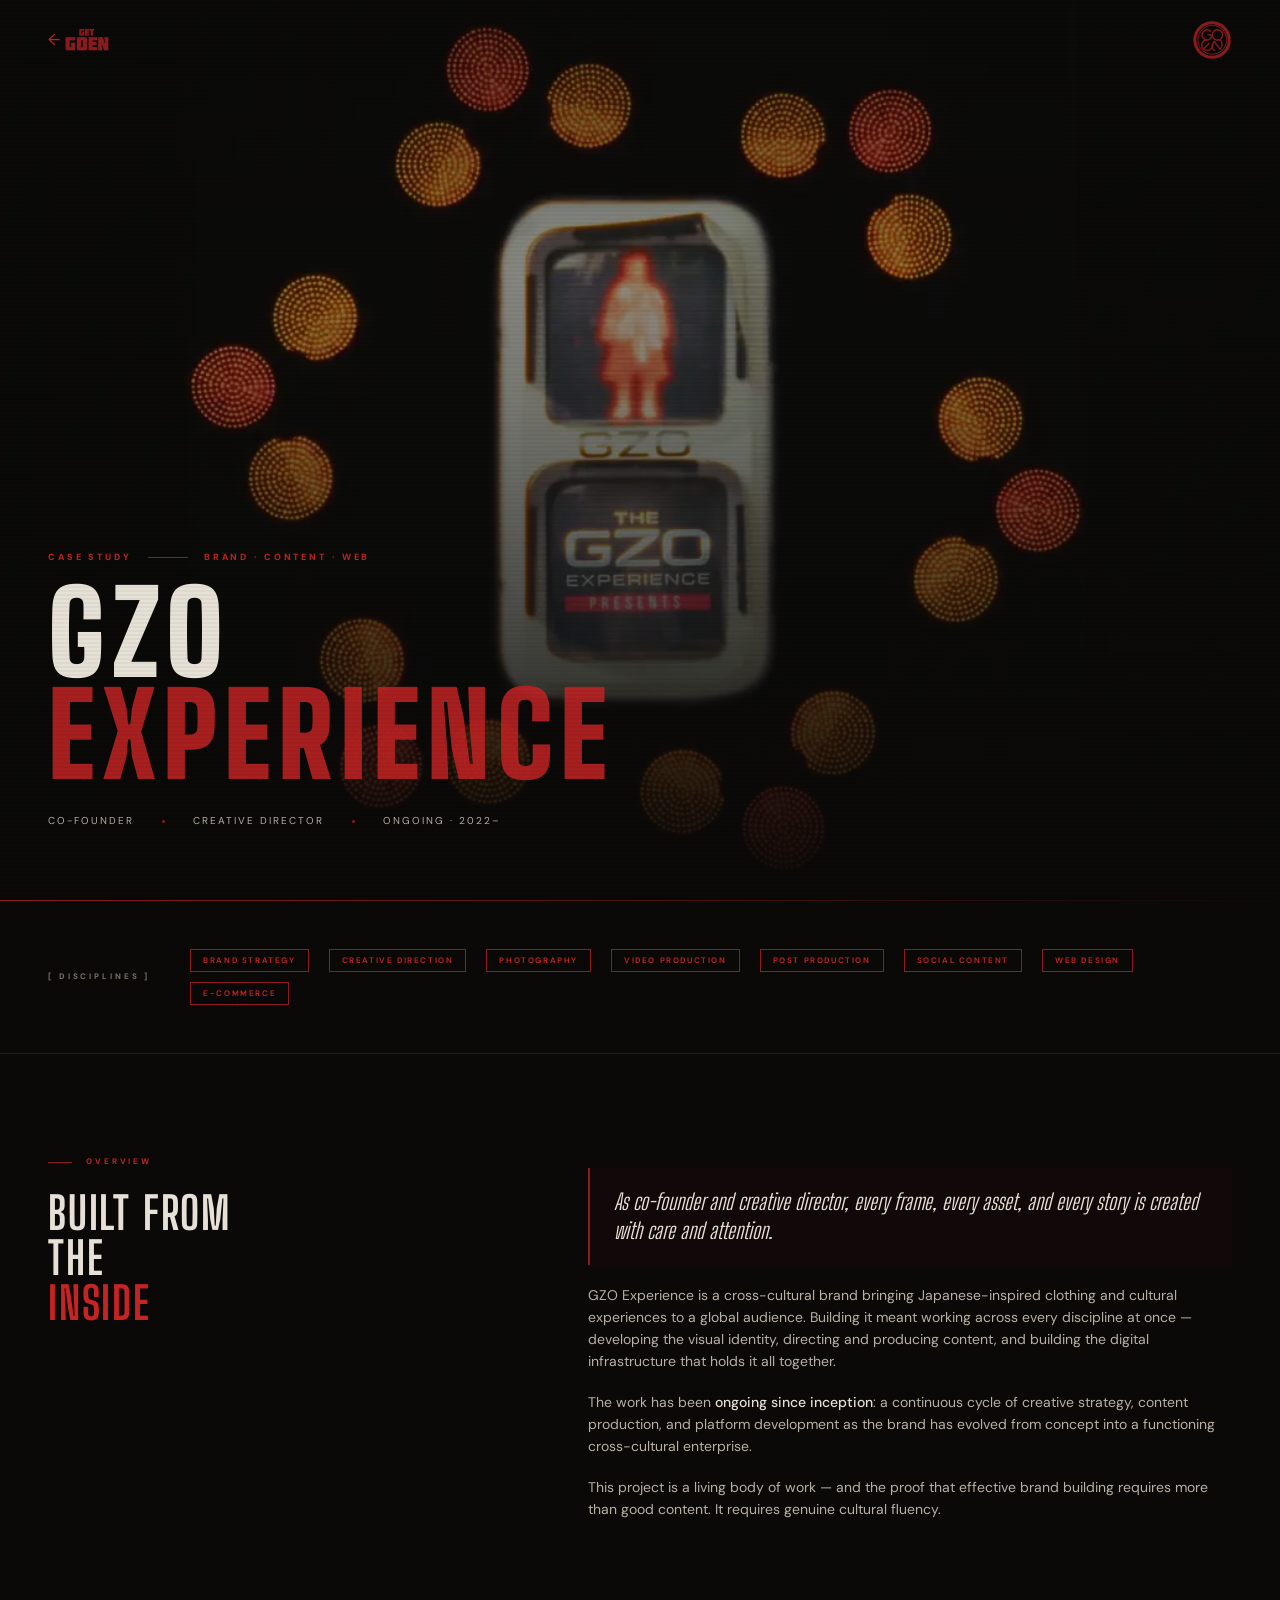
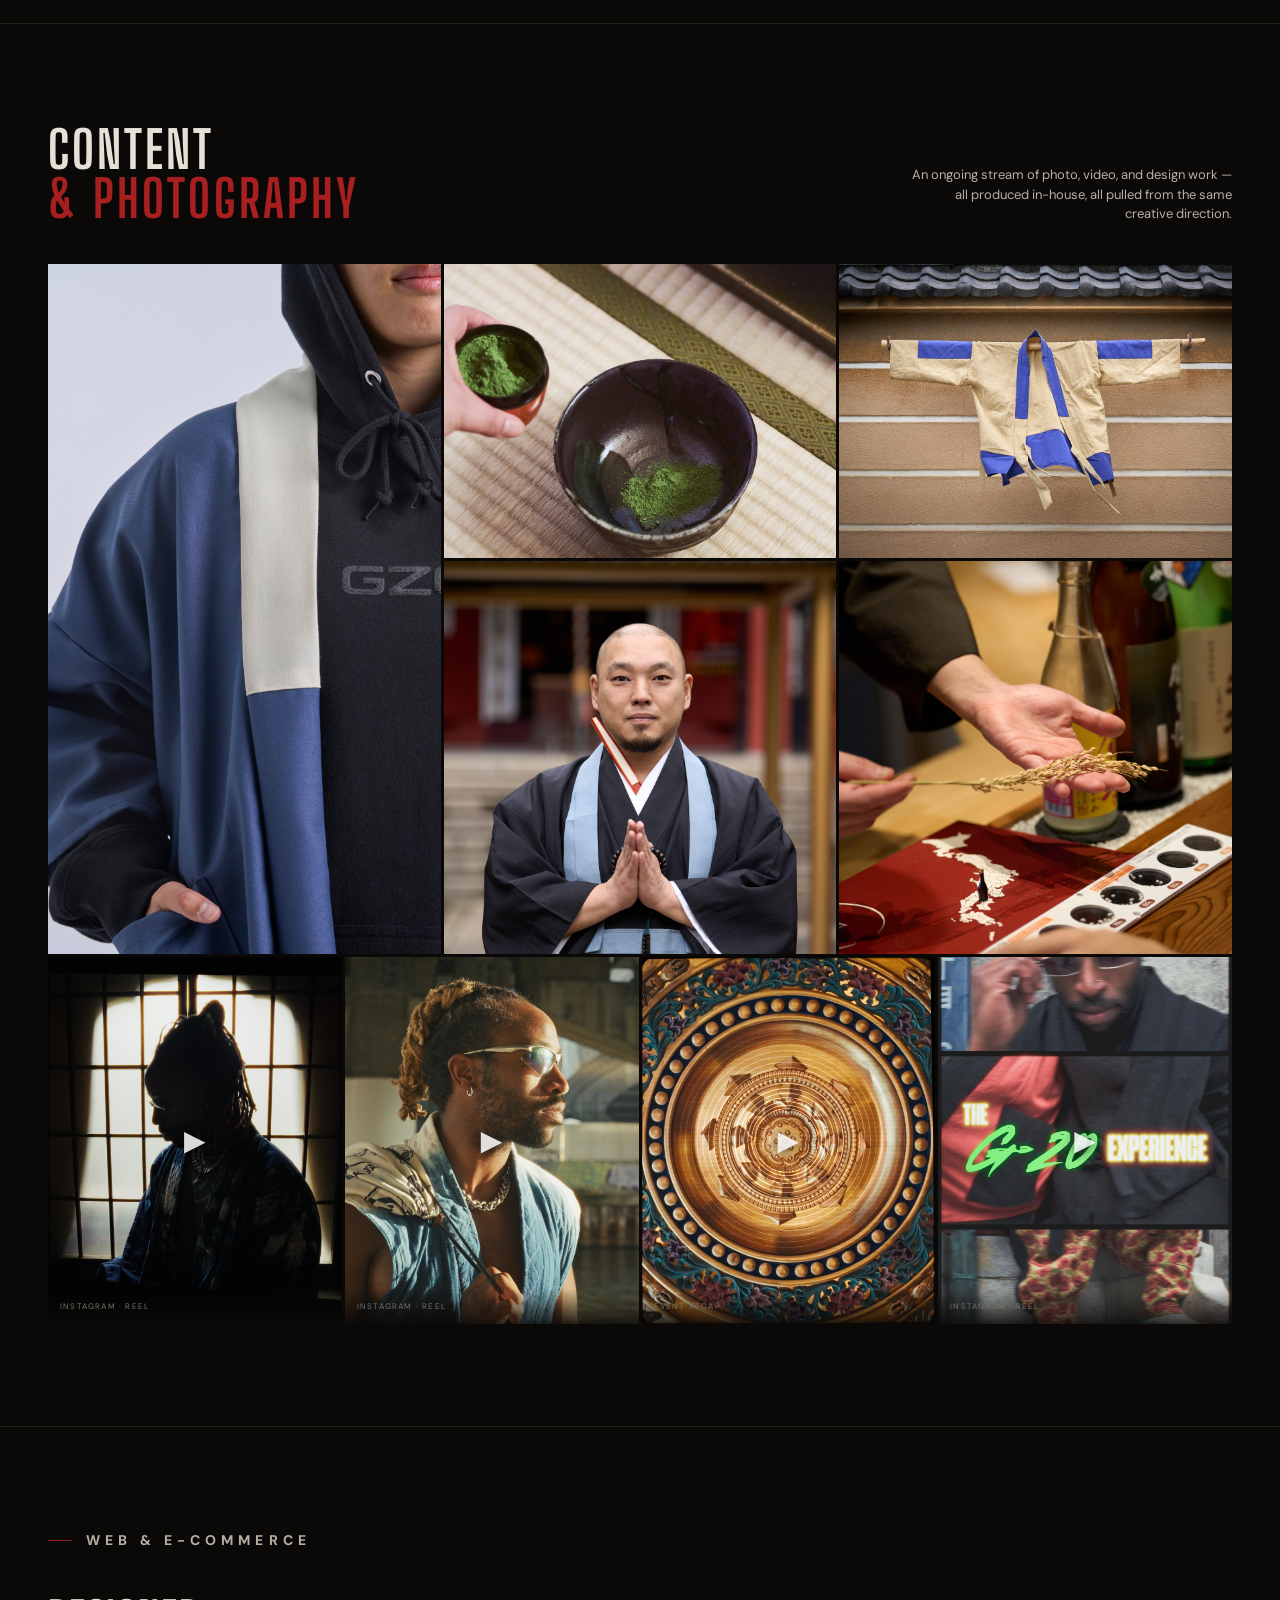
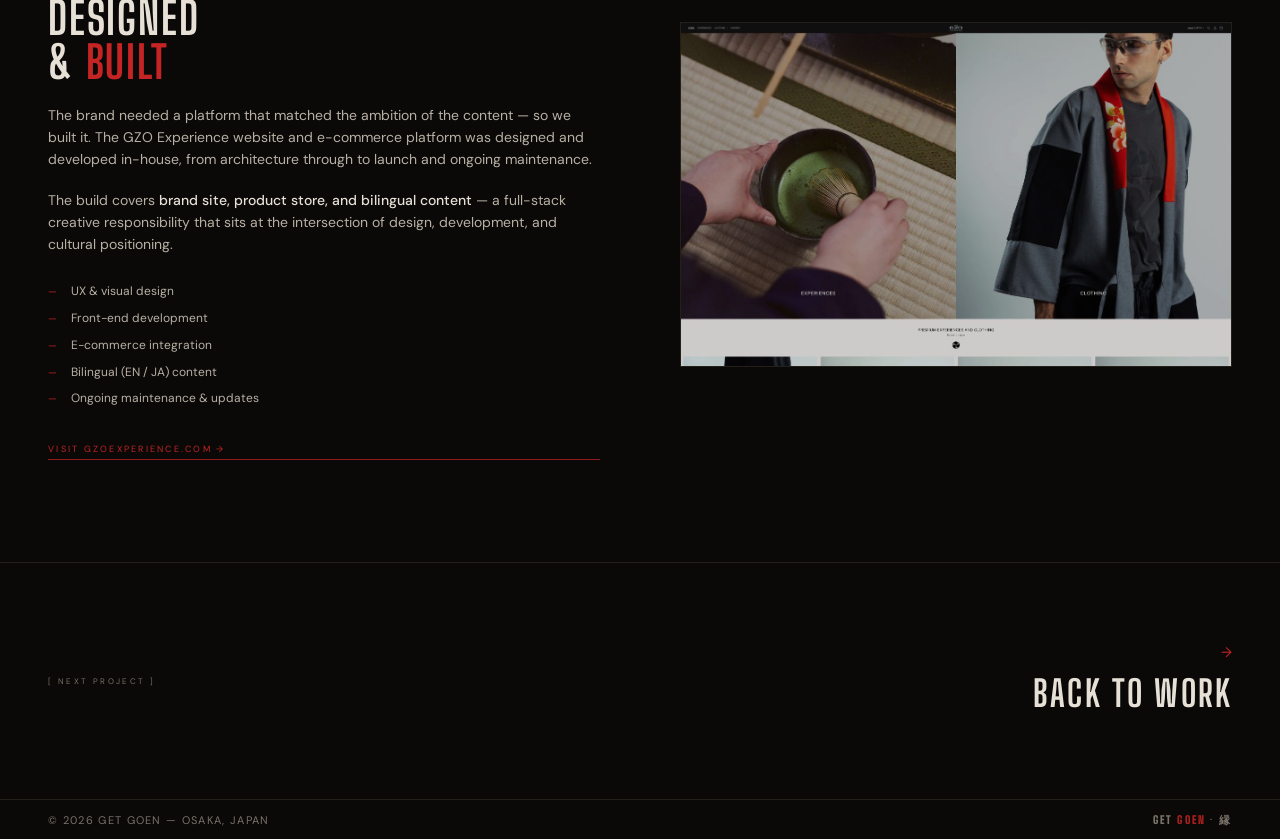
<file: work/gzo-experience/index.html>
<!DOCTYPE html>
<html lang="en">
<head>
  <meta charset="UTF-8">
  <meta name="viewport" content="width=device-width, initial-scale=1.0">
  <title>GZO Experience — Case Study · Get Goen</title>
  <meta name="description" content="Co-founder and creative director of GZO Experience — brand building, content creation, and web development for a Japanese-inspired cultural brand.">
  <link rel="preconnect" href="https://fonts.googleapis.com">
  <link rel="preconnect" href="https://fonts.gstatic.com" crossorigin>
<link href="https://fonts.googleapis.com/css2?family=Big+Shoulders+Display:ital,wght@0,100..900;1,100..900&family=DM+Sans:ital,wght@0,300..700;1,300..700&display=swap" rel="stylesheet">  <link rel="stylesheet" href="../../css/style.css">
  <link rel="icon" type="image/png" sizes="180x180" href="../../assets/images/favicon.png">
  <style>

    /* ── CASE STUDY PAGE TOKENS ─── */
    :root {
      --cs-gap: clamp(60px, 8vw, 120px);
    }

    /* ── BACK NAV ─── */
 .cs-back {
  position: fixed;
  top: 20px;
  left: var(--page-pad);
  right: var(--page-pad);
  z-index: 200;
  display: flex;
  justify-content: space-between;
  align-items: center;
  text-decoration: none;
  pointer-events: none; /* let clicks pass through the middle gap */
}

.cs-back-wordmark {
  height: 28px;
  width: auto;
  object-fit: contain;
  object-position: left center;
  opacity: 0.85;
  mix-blend-mode: lighten;
  pointer-events: all;
  transition: opacity 0.3s;
}

.cs-back-wordmark:hover {
  opacity: 1;
}

.cs-back-icon {
  width: 40px;
  height: 40px;
  object-fit: contain;
  mix-blend-mode: lighten;
  opacity: 0.85;
  pointer-events: all;
  transition: opacity 0.3s;
}

.cs-back-icon:hover {
  opacity: 1;
}

.cs-back-left {
  display: flex;
  align-items: center;
  gap: 2px;
  pointer-events: all;
}

.cs-back-arrow {
  font-size: 16px;
  color: var(--red-hi);
}

.cs-back-mobile {
  display: none;
  align-items: center;
  gap: 10px;
  padding: 16px var(--page-pad);
  font-size: 9px;
  font-weight: 700;
  letter-spacing: 0.28em;
  text-transform: uppercase;
  color: var(--fog);
  text-decoration: none;
  border-bottom: 0.5px solid var(--dust);
  background: var(--ash);
}

    /* ── HERO ─── */
    .cs-hero {
      position: relative;
      width: 100%;
      height: clamp(320px, 100vw, 100vh);
      min-height: 0;
      overflow: hidden;
      display: flex;
      align-items: flex-end;
    }

    .cs-hero-media {
      position: absolute;
      inset: 0;
      background: var(--ash);
    }

    .cs-hero-media img {
      position: absolute;
      inset: 0;
      width: 100%;
      height: 100%;
      object-fit: cover;
      object-position: center 30%;
      opacity: 0.7;
    }

    /* Fallback gradient when no image is set */
    .cs-hero-media--no-img {
      background: linear-gradient(145deg, #1a1410 0%, #0e0c10 100%);
    }

    .cs-hero-vignette {
      position: absolute;
      inset: 0;
      background:
        linear-gradient(to top, rgba(10,9,8,0.97) 0%, rgba(10,9,8,0.3) 55%, transparent 100%),
        linear-gradient(to bottom, rgba(10,9,8,0.5) 0%, transparent 30%);
      pointer-events: none;
    }

    .cs-hero-content {
      position: relative;
      z-index: 2;
      padding: 0 var(--page-pad) 72px;
      width: 100%;
    }

    .cs-eyebrow {
      display: flex;
      align-items: center;
      gap: 16px;
      margin-bottom: 20px;
    }

    .cs-eyebrow-label {
      font-size: 9px;
      font-weight: 700;
      letter-spacing: 0.32em;
      text-transform: uppercase;
      color: var(--red-hi);
    }

    .cs-eyebrow-rule {
      width: 40px;
      height: 0.5px;
      background: var(--red);
      flex-shrink: 0;
    }

    .cs-hero-title {
      font-family: var(--font-serif);
      font-weight: 900;
      font-size: clamp(52px, 9vw, 140px);
      text-transform: uppercase;
      line-height: 0.88;
      letter-spacing: var(--tracking-display);
      color: var(--paper);
    }

    .cs-hero-title em {
      font-style: normal;
      color: var(--red-hi);
      opacity: 0.85;
    }

    .cs-hero-meta {
      display: flex;
      align-items: baseline;
      gap: 28px;
      margin-top: 28px;
    }

    .cs-hero-meta-item {
      font-size: 10px;
      letter-spacing: 0.2em;
      text-transform: uppercase;
      color: var(--mist);
    }

    .cs-hero-meta-sep {
      width: 3px;
      height: 3px;
      border-radius: 50%;
      background: var(--red);
      flex-shrink: 0;
      align-self: center;
    }

    /* ── BODY WRAPPER ─── */
    .cs-body {
      max-width: 1440px;
      margin: 0 auto;
    }

    /* ── RED RULE ─── */
    .cs-rule {
      width: 100%;
      height: 0.5px;
      background: linear-gradient(to right, var(--red) 0%, transparent 100%);
    }

    /* ── ROLES STRIP ─── */
    .cs-roles {
      padding: 48px var(--page-pad);
      display: grid;
      grid-template-columns: auto 1fr;
      gap: 40px 40px;
      align-items: center;
      border-bottom: 0.5px solid var(--dust);
    }

    .cs-roles-label {
      font-size: 8px;
      font-weight: 700;
      letter-spacing: 0.36em;
      text-transform: uppercase;
      color: var(--fog);
      white-space: nowrap;
    }

    .cs-roles-list {
      display: flex;
      flex-wrap: wrap;
      gap: 10px 20px;
    }

    .cs-role-tag {
      font-size: 8px;
      font-weight: 600;
      letter-spacing: 0.2em;
      text-transform: uppercase;
      color: var(--red-hi);
      border: 0.5px solid var(--red);
      padding: 5px 12px;
    }

    /* ── INTRO SECTION ─── */
    .cs-intro {
      padding: var(--cs-gap) var(--page-pad);
      display: grid;
      grid-template-columns: 1fr 1.4fr;
      gap: 80px;
      align-items: start;
    }

    .cs-intro-left {
      position: sticky;
      top: 100px;
    }

    .cs-section-label {
      font-size: 8px;
      font-weight: 700;
      letter-spacing: 0.36em;
      text-transform: uppercase;
      color: var(--red-hi);
      margin-bottom: 24px;
      display: flex;
      align-items: center;
      gap: 14px;
    }

    .cs-section-label::before {
      content: "";
      width: 24px;
      height: 0.5px;
      background: var(--red);
      flex-shrink: 0;
    }

    .cs-intro-heading {
      font-family: var(--font-serif);
      font-weight: 700;
      font-size: clamp(28px, 3.5vw, 52px);
      text-transform: uppercase;
      letter-spacing: 0.04em;
      line-height: 1.0;
      color: var(--paper);
    }

    .cs-intro-heading em {
      font-style: normal;
      color: var(--red-hi);
    }

    .cs-intro-right {
      display: flex;
      flex-direction: column;
      gap: 20px;
    }

    .cs-intro-right p {
      font-size: 14px;
      line-height: 1.55;
      color: var(--mist);
    }

    .cs-intro-right p strong {
      color: var(--paper);
      font-weight: 500;
    }

    /* Co-founder callout */
    .cs-cofounder-mark {
      margin-top: 12px;
      padding: 20px 24px;
      border-left: 2px solid var(--red);
      background: rgba(143, 28, 28, 0.06);
    }

    .cs-cofounder-mark p {
      font-family: var(--font-serif);
      font-size: clamp(16px, 1.8vw, 22px);
      font-weight: 400;
      font-style: italic;
      line-height: 1.3;
      color: var(--paper);
      margin: 0;
    }

    /* ── CONTENT SECTION ─── */
    .cs-content-section {
      padding: var(--cs-gap) var(--page-pad);
      border-top: 0.5px solid var(--dust);
      
    }

    .cs-content-header {
      display: flex;
      justify-content: space-between;
      align-items: flex-end;
      margin-bottom: 40px;
    }

    .cs-content-heading {
      font-family: var(--font-serif);
      font-weight: 700;
      font-size: clamp(28px, 4vw, 56px);
      text-transform: uppercase;
      letter-spacing: var(--tracking-display);
      line-height: 0.95;
      color: var(--paper);
    }

    .cs-content-heading em {
      font-style: normal;
      color: var(--red-hi);
      opacity: 0.85;
    }

    .cs-content-desc {
      max-width: 36ch;
      font-size: 13px;
      line-height: 1.5;
      color: var(--mist);
      text-align: right;
    }

    /* ── PHOTO GRID ─── */
    .cs-photo-grid {
      display: grid;
      grid-template-columns: repeat(3, 1fr);
      gap: 3px;
    }

    .cs-photo-grid--2col {
      grid-template-columns: 1.4fr 1fr;
    }

    .cs-photo-item {
      position: relative;
      overflow: hidden;
      background: var(--ash);
    }

    .cs-photo-item--tall {
      grid-row: span 2;
    }

    .cs-photo-item--wide {
      grid-column: span 2;
    }

    .cs-photo-item img {
      position: absolute;
      inset: 0;
      width: 100%;
      height: 100%;
      object-fit: cover;
      transition: transform 0.6s ease, opacity 0.5s;
    }

    /* Aspect ratio holder */
    .cs-photo-ratio {
      padding-bottom: 75%; /* 4:3 default */
      position: relative;
    }

    .cs-photo-item--tall .cs-photo-ratio {
      height: 100%;
      padding-bottom: 0;
    }

    .cs-photo-item--wide .cs-photo-ratio {
      padding-bottom: 45%;
    }

    .cs-photo-item--square .cs-photo-ratio {
      padding-bottom: 100%;
    }

    .cs-photo-item:hover img {
      transform: scale(1.03);
      opacity: 0.85;
    }

    /* Placeholder fill for photos not yet added */
    .cs-photo-placeholder {
      position: absolute;
      inset: 0;
      display: flex;
      align-items: center;
      justify-content: center;
      background: var(--dust);
    }

    .cs-photo-placeholder span {
      font-size: 9px;
      letter-spacing: 0.2em;
      text-transform: uppercase;
      color: var(--fog);
      opacity: 0.5;
    }

    /* ── VERTICAL VIDEO ROW ─── */
    .cs-video-row {
      margin-top: 3px;
      display: grid;
      grid-template-columns: repeat(4, 1fr);
      gap: 3px;
    }

    .cs-video-item {
      position: relative;
      overflow: hidden;
      background: var(--ash);
    }

    .cs-video-ratio {
      padding-bottom: 125%;
      position: relative;
    }

    .cs-video-item video,
    .cs-video-item iframe {
      position: absolute;
      inset: 0;
      width: 100%;
      height: 100%;
      object-fit: cover;
      border: none;
    }

    .cs-video-placeholder {
      position: absolute;
      inset: 0;
      display: flex;
      flex-direction: column;
      align-items: center;
      justify-content: center;
      gap: 8px;
      background: var(--ash);
      border: 0.5px solid var(--dust);
    }

    .cs-video-placeholder-icon {
      font-size: 20px;
      color: var(--red-hi);
      opacity: 0.4;
    }

    .cs-video-placeholder span {
      font-size: 8px;
      letter-spacing: 0.2em;
      text-transform: uppercase;
      color: var(--fog);
      opacity: 0.5;
    }

    .cs-video-label {
      position: absolute;
      bottom: 0;
      left: 0;
      right: 0;
      padding: 12px;
      background: linear-gradient(to top, rgba(10,9,8,0.85) 0%, transparent 100%);
      font-size: 8px;
      letter-spacing: 0.15em;
      text-transform: uppercase;
      color: var(--fog);
      pointer-events: none;
    }

.cs-video-overlay {
  position: absolute;
  inset: 0;
  display: flex;
  align-items: center;
  justify-content: center;
  cursor: pointer;
  transition: opacity 0.3s;
}

.cs-video-item.is-playing .cs-video-overlay {
  opacity: 0;
}

.cs-video-item.is-playing:hover .cs-video-overlay {
  opacity: 1;
}

.cs-video-play-btn {
  font-size: 28px;
  color: rgba(255,255,255,0.85);
  text-shadow: 0 2px 12px rgba(0,0,0,0.6);
  transition: transform 0.2s;
}

.cs-video-overlay:hover .cs-video-play-btn {
  transform: scale(1.1);
}

.cs-video-controls {
  position: absolute;
  bottom: 12px;
  right: 12px;
  display: flex;
  gap: 8px;
  opacity: 0;
  transition: opacity 0.3s;
}

.cs-video-item.is-playing:hover .cs-video-controls {
  opacity: 1;
}

.cs-vid-btn {
  background: rgba(0,0,0,0.55);
  border: none;
  color: white;
  font-size: 14px;
  width: 32px;
  height: 32px;
  cursor: pointer;
  display: flex;
  align-items: center;
  justify-content: center;
  transition: background 0.2s;
}

.cs-vid-btn:hover {
  background: rgba(0,0,0,0.85);
}


.cs-vid-popup {
  position: fixed;
  inset: 0;
  z-index: 9000;
  display: flex;
  align-items: center;
  justify-content: center;
  padding: 24px;
  background: rgba(0,0,0,0.88);
  backdrop-filter: blur(6px);
  opacity: 0;
  pointer-events: none;
  transition: opacity 0.3s;
}

.cs-vid-popup.is-open {
  opacity: 1;
  pointer-events: all;
}

.cs-vid-popup-inner {
  position: relative;
  width: 100%;
  max-width: 480px;
}

.cs-vid-popup video {
  width: 100%;
  height: auto;
  display: block;
}

.cs-vid-popup-close {
  position: absolute;
  top: -36px;
  right: 0;
  background: none;
  border: none;
  color: rgba(255,255,255,0.5);
  font-size: 13px;
  letter-spacing: 0.1em;
  cursor: pointer;
  transition: color 0.2s;
}

.cs-vid-popup-close:hover {
  color: white;
}


    /* ── WEB SECTION ─── */
    .cs-web-section {
      padding: var(--cs-gap) var(--page-pad);
      border-top: 0.5px solid var(--dust);
      display: grid;
      grid-template-columns: 1fr 1fr;
      gap: 80px;
      align-items: center;
    }

    .cs-web-left {
      display: flex;
      flex-direction: column;
      gap: 20px;
    }

    .cs-web-left p {
      font-size: 14px;
      line-height: 1.55;
      color: var(--mist);
    }

    .cs-web-left p strong {
      color: var(--paper);
      font-weight: 500;
    }

    .cs-web-capabilities {
      display: flex;
      flex-direction: column;
      gap: 10px;
      margin-top: 8px;
    }

    .cs-web-cap {
      display: flex;
      align-items: baseline;
      gap: 14px;
      font-size: 12px;
      color: var(--mist);
    }

    .cs-web-cap::before {
      content: "—";
      color: var(--red-hi);
      flex-shrink: 0;
      font-size: 10px;
    }

    .cs-web-right {
      position: relative;
    }

    .cs-web-screen {
      position: relative;
      overflow: hidden;
      border: 0.5px solid var(--dust);
      background: var(--ash);
        aspect-ratio: 16 / 10;
    }

    .cs-web-screen img {
  position: absolute;
  inset: 0;
  width: 100%;
  height: 100%;
  object-fit: cover;
  object-position: top; /* shows the top of the screenshot */
  opacity: 0.85;
  transition: opacity 0.4s;
    }

    .cs-web-screen:hover img {
      opacity: 1;
    }

    .cs-web-screen-placeholder {
      padding-bottom: 62%;
      position: relative;
      background: var(--dust);
      display: flex;
      align-items: center;
      justify-content: center;
    }

    .cs-web-screen-placeholder span {
      position: absolute;
      inset: 0;
      display: flex;
      align-items: center;
      justify-content: center;
      font-size: 9px;
      letter-spacing: 0.2em;
      text-transform: uppercase;
      color: var(--fog);
      opacity: 0.4;
    }

    .cs-web-link {
      display: inline-block;
      margin-top: 16px;
      font-size: 9px;
      letter-spacing: 0.25em;
      text-transform: uppercase;
      color: var(--red-hi);
      text-decoration: none;
      border-bottom: 0.5px solid var(--red);
      padding-bottom: 3px;
      transition: color 0.3s, border-color 0.3s;
    }

    .cs-web-link:hover {
      color: var(--paper);
      border-color: var(--paper);
    }

    /* ── NEXT PROJECT ─── */
    .cs-next {
      padding: 80px var(--page-pad);
      border-top: 0.5px solid var(--dust);
      display: flex;
      justify-content: space-between;
      align-items: center;
    }

    .cs-next-label {
      font-size: 8px;
      letter-spacing: 0.3em;
      text-transform: uppercase;
      color: var(--fog);
    }

    .cs-next-link {
      display: flex;
      flex-direction: column;
      align-items: flex-end;
      gap: 6px;
      text-decoration: none;
      transition: opacity 0.3s;
    }

    .cs-next-link:hover { opacity: 0.7; }

    .cs-next-title {
      font-family: var(--font-serif);
      font-weight: 700;
      font-size: clamp(20px, 3vw, 36px);
      text-transform: uppercase;
      letter-spacing: 0.06em;
      color: var(--paper);
    }

    .cs-next-arrow {
      font-size: 14px;
      color: var(--red-hi);
    }

    /* ── RESPONSIVE ─── */
    @media (max-width: 900px) {
      .cs-intro {
        grid-template-columns: 1fr;
        gap: 48px;
      }

      .cs-intro-left {
        position: static;
      }

      .cs-content-header {
        flex-direction: column;
        align-items: flex-start;
        gap: 16px;
      }

      .cs-content-desc {
        text-align: left;
      }

      .cs-photo-grid {
        grid-template-columns: 1fr 1fr;
      }

      .cs-video-row {
        grid-template-columns: repeat(2, 1fr);
      }

      .cs-web-section {
        grid-template-columns: 1fr;
        gap: 48px;
      }

      .cs-roles {
        grid-template-columns: 1fr;
        gap: 20px;
      }
    }

    @media (max-width: 600px) {
.cs-back {
  display: none;
}

.cs-back-mobile {
  display: flex;
}

      .cs-hero-meta {
        flex-wrap: wrap;
        gap: 12px;
      }

      .cs-photo-grid {
        grid-template-columns: 1fr;
      }

      .cs-photo-item--tall,
      .cs-photo-item--wide {
        grid-row: auto;
        grid-column: auto;
      }

      .cs-photo-item--tall .cs-photo-ratio {
        height: auto;
        padding-bottom: 150%;
      }

      .cs-video-row {
        grid-template-columns: 1fr 1fr;
      }

      .cs-next {
        flex-direction: column;
        align-items: flex-start;
        gap: 20px;
      }
    }
  </style>
</head>
<body>

  <!-- Back link -->
<a href="../../index.html" class="cs-back" aria-label="Get Goen — home">
  <div class="cs-back-left">
    <span class="cs-back-arrow">←</span>
    <img src="../../assets/images/goen-logo-text.webp" alt="Get Goen" class="cs-back-wordmark">
  </div>
  <img src="../../assets/images/goenLogo.svg" alt="" class="cs-back-icon">
</a>

<a href="../../index.html" class="cs-back-mobile" aria-label="Get Goen — home">
  <span style="color: var(--red-hi); font-size: 14px;">←</span>
  Get Goen
</a>

  <main>

    <!-- ── HERO ─── -->
    <section class="cs-hero" aria-label="GZO Experience case study">
      <div class="cs-hero-media" >
        <img src="../../assets/images/projects/gzo-experience/gzoTraffic.webp" alt="">
      </div>
      <div class="cs-hero-vignette"></div>
      <div class="cs-hero-content">
        <div class="cs-eyebrow">
          <span class="cs-eyebrow-label">Case Study</span>
          <div class="cs-eyebrow-rule"></div>
          <span class="cs-eyebrow-label">Brand · Content · Web</span>
        </div>
        <h1 class="cs-hero-title">
          GZO<br>
          <em>Experience</em>
        </h1>
        <div class="cs-hero-meta">
          <span class="cs-hero-meta-item">Co-founder</span>
          <div class="cs-hero-meta-sep"></div>
          <span class="cs-hero-meta-item">Creative Director</span>
          <div class="cs-hero-meta-sep"></div>
          <span class="cs-hero-meta-item">Ongoing · 2022–</span>
        </div>
      </div>
    </section>

    <div class="cs-rule"></div>

    <div class="cs-body">

      <!-- ── ROLES STRIP ─── -->
      <div class="cs-roles">
        <span class="cs-roles-label">[ Disciplines ]</span>
        <div class="cs-roles-list">
          <span class="cs-role-tag">Brand Strategy</span>
          <span class="cs-role-tag">Creative Direction</span>
          <span class="cs-role-tag">Photography</span>
          <span class="cs-role-tag">Video Production</span>
          <span class="cs-role-tag">Post Production</span>
          <span class="cs-role-tag">Social Content</span>
          <span class="cs-role-tag">Web Design</span>
          <span class="cs-role-tag">E-commerce</span>
        </div>
      </div>

      <!-- ── INTRO ─── -->
      <section class="cs-intro" aria-labelledby="gzo-intro-heading">
        <div class="cs-intro-left">
          <p class="cs-section-label">Overview</p>
          <h2 id="gzo-intro-heading" class="cs-intro-heading">
            Built from<br>
            the<br>
            <em>inside</em>
          </h2>
        </div>
        <div class="cs-intro-right">
          <div class="cs-cofounder-mark">
            <p>As co-founder and creative director, every frame, every asset, and every story is created with care and attention.</p>
          </div>
          <p>GZO Experience is a cross-cultural brand bringing Japanese-inspired clothing and cultural experiences to a global audience. Building it meant working across every discipline at once — developing the visual identity, directing and producing content, and building the digital infrastructure that holds it all together.</p>
          <p>The work has been <strong>ongoing since inception</strong>: a continuous cycle of creative strategy, content production, and platform development as the brand has evolved from concept into a functioning cross-cultural enterprise.</p>
          <p>This project is a living body of work — and the proof that effective brand building requires more than good content. It requires genuine cultural fluency.</p>
        </div>
      </section>

      <!-- ── CONTENT SECTION ─── -->
      <section class="cs-content-section" aria-labelledby="gzo-content-heading">
        <div class="cs-content-header">
          <h2 id="gzo-content-heading" class="cs-content-heading">
            Content<br>
            <em>&amp; Photography</em>
          </h2>
          <p class="cs-content-desc">An ongoing stream of photo, video, and design work — all produced in-house, all pulled from the same creative direction.</p>
        </div>

        <!-- Photo grid — swap placeholders for real images -->
        <div class="cs-photo-grid">

          <div class="cs-photo-item cs-photo-item--tall">
            <div class="cs-photo-ratio">
              <img src="../../assets/images/projects/gzo-experience/gzoYuki01.jpg" alt="GZO Experience">
              <!-- <div class="cs-photo-placeholder"><span>Photo</span></div> -->
            </div>
          </div>

          <div class="cs-photo-item">
            <div class="cs-photo-ratio">
              <img src="../../assets/images/projects/gzo-experience/TeaWeb35.jpg" alt="GZO Experience">
              <!-- <div class="cs-photo-placeholder"><span>Photo</span></div> -->
            </div>
          </div>

          <div class="cs-photo-item">
            <div class="cs-photo-ratio">
              <img src="../../assets/images/projects/gzo-experience/gzoSamue.jpg" alt="GZO Experience">
              <!-- <div class="cs-photo-placeholder"><span>Photo</span></div> -->
            </div>
          </div>

          <div class="cs-photo-item cs-photo-item--square">
            <div class="cs-photo-ratio cs-photo-item--square">
              <img src="../../assets/images/projects/gzo-experience/gzoMonk.jpg" alt="GZO Experience">
              <!-- <div class="cs-photo-placeholder"><span>Photo</span></div> -->
            </div>
          </div>

          <div class="cs-photo-item cs-photo-item--square">
            <div class="cs-photo-ratio cs-photo-item--square">
              <img src="../../assets/images/projects/gzo-experience/gzoSakeRice.jpg" alt="GZO Experience">
              <!-- <div class="cs-photo-placeholder"><span>Photo</span></div> -->
            </div>
          </div>

        </div>

        <!-- Vertical video row -->
        <div class="cs-video-row">

          <div class="cs-video-item"  style="align-self: end;">
            <div class="cs-video-ratio" style="padding-bottom: 125%;">
                                <video src="../../assets/video/GreentempleWeb.mp4" playsinline preload="none" poster="../../assets/images/projects/gzo-experience/green01.jpg"></video> 
                  
<div class="cs-video-overlay">
  <span class="cs-video-play-btn" aria-label="Play">▶</span>
  <div class="cs-video-controls">
    <button class="cs-vid-btn cs-vid-mute" aria-label="Mute">🔊</button>
    <button class="cs-vid-btn cs-vid-fullscreen" aria-label="Fullscreen">⛶</button>
  </div>
</div>
            </div>
            <div class="cs-video-label">Instagram · Reel</div>
          </div>

          <div class="cs-video-item">
            <div class="cs-video-ratio" style="padding-bottom: 125%;">
                  <video src="../../assets/video/nambaNightLoopWeb.mp4" playsinline preload="none" poster="../../assets/images/projects/gzo-experience/nambaLoop01.jpg"></video> 
<div class="cs-video-overlay">
  <span class="cs-video-play-btn" aria-label="Play">▶</span>
  <div class="cs-video-controls">
    <button class="cs-vid-btn cs-vid-mute" aria-label="Mute">🔊</button>
    <button class="cs-vid-btn cs-vid-fullscreen" aria-label="Fullscreen">⛶</button>
  </div>
</div>
            </div>
            <div class="cs-video-label">Instagram · Reel</div>
          </div>

          <div class="cs-video-item"  style="align-self: center;">
            <div class="cs-video-ratio" style="padding-bottom: 125%;">
                  <video src="../../assets/video/GzokieventrecapWeb.mp4" playsinline preload="none" poster="../../assets/images/projects/gzo-experience/event01.jpg"></video> 
<div class="cs-video-overlay">
  <span class="cs-video-play-btn" aria-label="Play">▶</span>
  <div class="cs-video-controls">
    <button class="cs-vid-btn cs-vid-mute" aria-label="Mute">🔊</button>
    <button class="cs-vid-btn cs-vid-fullscreen" aria-label="Fullscreen">⛶</button>
  </div>
</div>
              <!-- <div class="cs-video-placeholder">
                <span class="cs-video-placeholder-icon">▶</span>
                <span>Vertical video</span>
              </div> -->
            </div>
            <div class="cs-video-label">Event Recap</div>
          </div>

          <div class="cs-video-item">
            <div class="cs-video-ratio" style="padding-bottom: 125%;">
                  <video src="../../assets/video/ZanekitahamaSlidesWeb.mp4" playsinline preload="none" poster="../../assets/images/projects/gzo-experience/kitahama01.jpg"></video> 
<div class="cs-video-overlay">
  <span class="cs-video-play-btn" aria-label="Play">▶</span>
  <div class="cs-video-controls">
    <button class="cs-vid-btn cs-vid-mute" aria-label="Mute">🔊</button>
    <button class="cs-vid-btn cs-vid-fullscreen" aria-label="Fullscreen">⛶</button>
  </div>
</div>
            </div>
            <div class="cs-video-label">Instagram · Reel</div>
          </div>

        </div>
      </section>

      <!-- ── WEB SECTION ─── -->
      <section class="cs-web-section" aria-labelledby="gzo-web-heading">
        <div class="cs-web-left">
          <p class="cs-section-label">Web &amp; E-commerce</p>
          <h2 id="gzo-web-heading" class="cs-intro-heading">
            Designed<br>
            &amp; <em>built</em>
          </h2>
          <p>The brand needed a platform that matched the ambition of the content — so we built it. The GZO Experience website and e-commerce platform was designed and developed in-house, from architecture through to launch and ongoing maintenance.</p>
          <p>The build covers <strong>brand site, product store, and bilingual content</strong> — a full-stack creative responsibility that sits at the intersection of design, development, and cultural positioning.</p>
          <div class="cs-web-capabilities">
            <span class="cs-web-cap">UX &amp; visual design</span>
            <span class="cs-web-cap">Front-end development</span>
            <span class="cs-web-cap">E-commerce integration</span>
            <span class="cs-web-cap">Bilingual (EN / JA) content</span>
            <span class="cs-web-cap">Ongoing maintenance &amp; updates</span>
          </div>
          <a href="https://gzoexperience.com" target="_blank" rel="noopener" class="cs-web-link">Visit gzoexperience.com →</a>
        </div>
        <div class="cs-web-right">
          <div class="cs-web-screen">
            
              <img src="../../assets/images/projects/gzo-experience/gzoWebSS.jpg" alt="GZO Experience website">
           
            <!-- <div class="cs-web-screen-placeholder">
              <span>Website screenshot</span>
            </div> -->
          </div>
        </div>
      </section>

      <!-- ── NEXT PROJECT ─── -->
      <div class="cs-next">
        <span class="cs-next-label">[ Next project ]</span>
        <a href="../../index.html#work" class="cs-next-link">
          <span class="cs-next-arrow">→</span>
          <span class="cs-next-title">Back to work</span>
        </a>
      </div>

    </div>



    <div class="cs-vid-popup" id="cs-vid-popup">
  <div class="cs-vid-popup-inner">
    <button class="cs-vid-popup-close" id="cs-vid-popup-close">✕ Close</button>
    <video id="cs-vid-popup-video" playsinline controls></video>
  </div>
</div>
  </main>

  <!-- ── FOOTER ─── -->
  <footer>
    <p><small>© <span id="year"></span> Get Goen — Osaka, Japan</small></p>
    <span class="footer-goen" aria-label="Get Goen">get <span>goen</span> · 縁</span>
  </footer>

 <script>
  const yearEl = document.getElementById('year');
  if (yearEl) yearEl.textContent = new Date().getFullYear();

  // Popup setup — outside the loop, runs once
  const popup = document.getElementById('cs-vid-popup');
  const popupVideo = document.getElementById('cs-vid-popup-video');
  const popupClose = document.getElementById('cs-vid-popup-close');

  popupClose.addEventListener('click', () => {
    popup.classList.remove('is-open');
    popupVideo.pause();
    popupVideo.src = '';
  });

  popup.addEventListener('click', (e) => {
    if (e.target === popup) {
      popup.classList.remove('is-open');
      popupVideo.pause();
      popupVideo.src = '';
    }
  });

  document.addEventListener('keydown', (e) => {
    if (e.key === 'Escape') {
      popup.classList.remove('is-open');
      popupVideo.pause();
      popupVideo.src = '';
    }
  });

  // Per-video setup — inside the loop
  document.querySelectorAll('.cs-video-item').forEach(item => {
    const video = item.querySelector('video');
    const overlay = item.querySelector('.cs-video-overlay');
    const muteBtn = item.querySelector('.cs-vid-mute');
    const fsBtn = item.querySelector('.cs-vid-fullscreen');
    if (!video || !overlay) return;

    // Play/pause
    overlay.addEventListener('click', (e) => {
      if (e.target.closest('.cs-video-controls')) return;
      if (video.paused) {
        document.querySelectorAll('.cs-video-item video').forEach(v => {
          if (v !== video) { v.pause(); v.closest('.cs-video-item').classList.remove('is-playing'); }
        });
        video.play();
        item.classList.add('is-playing');
      } else {
        video.pause();
        item.classList.remove('is-playing');
      }
    });

    // Mute/unmute
    muteBtn.addEventListener('click', () => {
      video.muted = !video.muted;
      muteBtn.textContent = video.muted ? '🔇' : '🔊';
    });

    // Fullscreen (popup)
fsBtn.addEventListener('click', () => {
  const src = video.currentSrc || video.src;
  const time = video.currentTime;
  video.pause();
  item.classList.remove('is-playing');
  popupVideo.src = src;
  popupVideo.currentTime = time;
  popup.classList.add('is-open');
  popupVideo.play();
});

    video.addEventListener('ended', () => {
      item.classList.remove('is-playing');
    });
  });
</script>

</body>
</html>
</file>
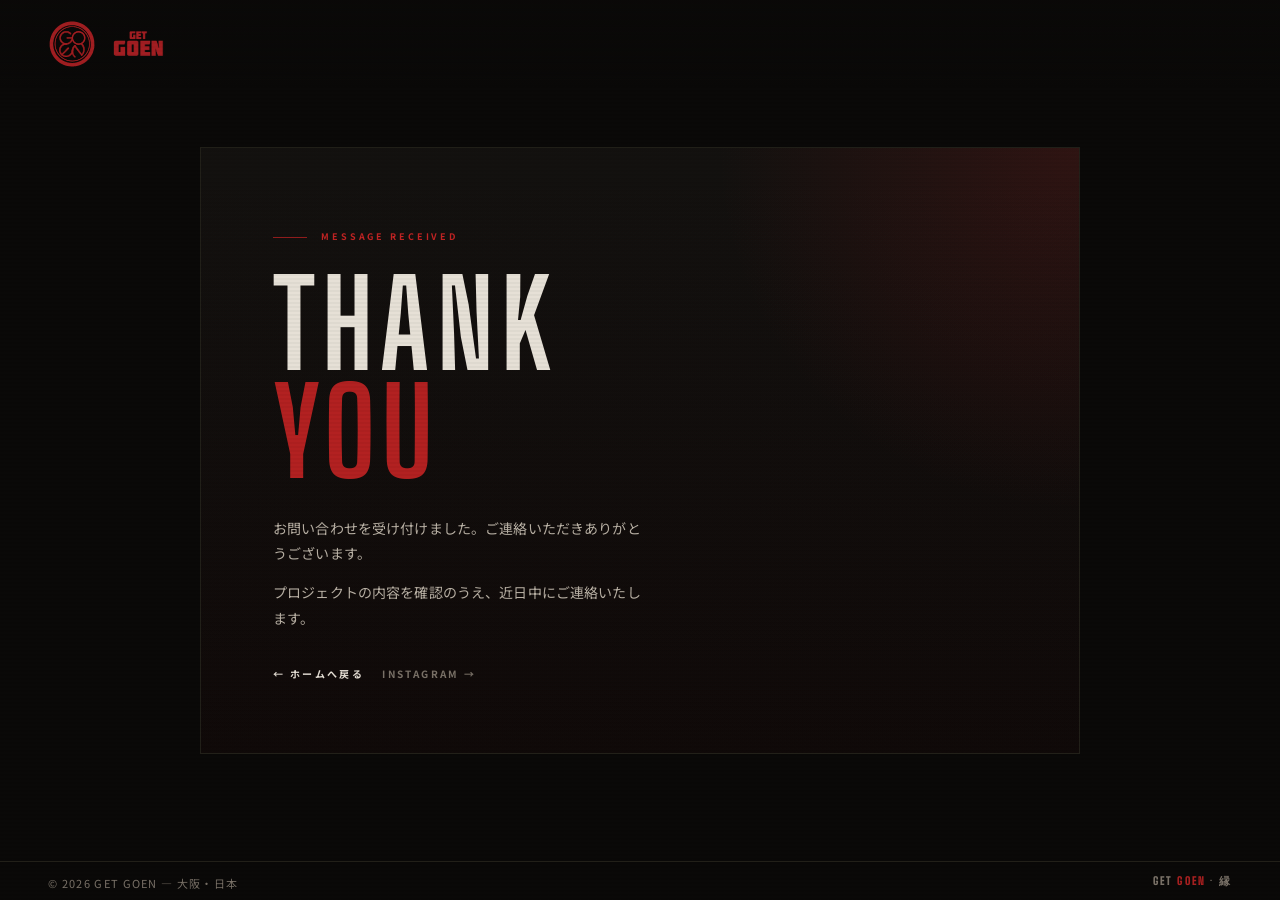
<file: ja-thanks.html>
<!DOCTYPE html>
<html lang="ja">
<head>
  <meta charset="UTF-8">
  <meta name="viewport" content="width=device-width, initial-scale=1.0">
  <title>お問い合わせありがとうございます - Get Goen</title>
  <meta name="description" content="Get Goenへのお問い合わせありがとうございます。">
  <link rel="preconnect" href="https://fonts.googleapis.com">
  <link rel="preconnect" href="https://fonts.gstatic.com" crossorigin>
  <link href="https://fonts.googleapis.com/css2?family=Big+Shoulders+Display:ital,wght@0,100..900;1,100..900&family=DM+Sans:ital,wght@0,300..700;1,300..700&family=Noto+Sans+JP:wght@400;500;700&display=swap" rel="stylesheet">
  <link rel="stylesheet" href="css/style.css">
  <link rel="icon" type="image/png" sizes="180x180" href="assets/images/favicon.png">
  <link rel="apple-touch-icon" sizes="180x180" href="assets/images/favicon.png">
  <style>
    body {
      font-family: "Noto Sans JP", "Hiragino Sans", "Yu Gothic", sans-serif;
    }

    .thanks-shell {
      min-height: 100vh;
      display: flex;
      flex-direction: column;
    }

    .thanks-main {
      flex: 1;
      display: grid;
      place-items: center;
      padding: 140px var(--page-pad) 100px;
    }

    .thanks-panel {
      width: min(100%, 880px);
      padding: clamp(32px, 6vw, 72px);
      border: 0.5px solid var(--dust);
      background:
        linear-gradient(180deg, rgba(20, 18, 16, 0.92) 0%, rgba(10, 9, 8, 0.98) 100%);
      position: relative;
      overflow: hidden;
    }

    .thanks-panel::before {
      content: "";
      position: absolute;
      inset: 0;
      background:
        radial-gradient(circle at top right, rgba(196, 36, 36, 0.16), transparent 34%),
        linear-gradient(to bottom, transparent 0%, rgba(196, 36, 36, 0.03) 100%);
      pointer-events: none;
    }

    .thanks-inner {
      position: relative;
      z-index: 1;
      max-width: 620px;
    }

    .thanks-kicker {
      display: inline-flex;
      align-items: center;
      gap: 14px;
      margin-bottom: 26px;
      font-size: 9px;
      font-weight: 700;
      letter-spacing: 0.32em;
      text-transform: uppercase;
      color: var(--red-hi);
    }

    .thanks-kicker::before {
      content: "";
      width: 34px;
      height: 0.5px;
      background: var(--red);
      flex-shrink: 0;
    }

    .thanks-title {
      font-family: var(--font-serif);
      font-size: clamp(44px, 10vw, 120px);
      line-height: 0.9;
      text-transform: uppercase;
      letter-spacing: var(--tracking-display);
      color: var(--paper);
    }

    .thanks-title em {
      font-style: normal;
      color: var(--red-hi);
      opacity: 0.9;
    }

    .thanks-copy {
      margin-top: 30px;
      display: grid;
      gap: 14px;
      max-width: 42ch;
    }

    .thanks-copy p {
      font-size: 14px;
      line-height: 1.8;
      letter-spacing: 0.01em;
      color: var(--mist);
    }

    .thanks-actions {
      display: flex;
      flex-wrap: wrap;
      gap: 18px;
      margin-top: 36px;
      align-items: center;
    }

    .thanks-link {
      display: inline-flex;
      align-items: center;
      gap: 10px;
      font-size: 10px;
      font-weight: 700;
      letter-spacing: 0.24em;
      text-transform: uppercase;
      text-decoration: none;
      color: var(--paper);
      transition: color 0.3s ease;
    }

    .thanks-link:hover,
    .thanks-link:focus-visible {
      color: var(--red-hi);
    }

    .thanks-link--secondary {
      color: var(--fog);
    }

    @media (max-width: 600px) {
      .thanks-main {
        padding-top: 110px;
        padding-bottom: 72px;
      }

      .thanks-panel {
        padding: 28px 22px 34px;
      }

      .thanks-actions {
        flex-direction: column;
        align-items: flex-start;
      }
    }
  </style>
</head>
<body>
  <div class="thanks-shell">
    <header>
      <nav aria-label="メインナビゲーション">
        <a href="/" class="nav-brand" aria-label="Get Goen — ホーム">
          <img
            src="assets/images/goenLogo.svg"
            alt="Get Goen"
            class="nav-logo-img"
            width="48"
            height="48"
          >
          <img
            src="assets/images/goen-logo-text.webp"
            alt=""
            class="nav-wordmark-img"
            width="642"
            height="370"
          >
        </a>
      </nav>
    </header>

    <main class="thanks-main">
      <section class="thanks-panel" aria-labelledby="thanks-heading">
        <div class="thanks-inner">
          <span class="thanks-kicker">Message Received</span>
          <h1 id="thanks-heading" class="thanks-title">
            Thank<br>
            <em>You</em>
          </h1>

          <div class="thanks-copy">
            <p>お問い合わせを受け付けました。ご連絡いただきありがとうございます。</p>
            <p>プロジェクトの内容を確認のうえ、近日中にご連絡いたします。</p>
          </div>

          <div class="thanks-actions">
            <a href="ja-index.html" class="thanks-link">← ホームへ戻る</a>
            <a href="https://instagram.com/getgoen" target="_blank" rel="noopener" class="thanks-link thanks-link--secondary">Instagram →</a>
          </div>
        </div>
      </section>
    </main>

    <footer>
      <p>
        <small>© <span id="year"></span> Get Goen — 大阪・日本</small>
      </p>
      <span class="footer-goen" aria-label="Get Goen">
        get <span>goen</span> · 縁
      </span>
    </footer>
  </div>

  <script>
    const yearEl = document.getElementById('year');
    if (yearEl) yearEl.textContent = new Date().getFullYear();
  </script>
</body>
</html>
</file>
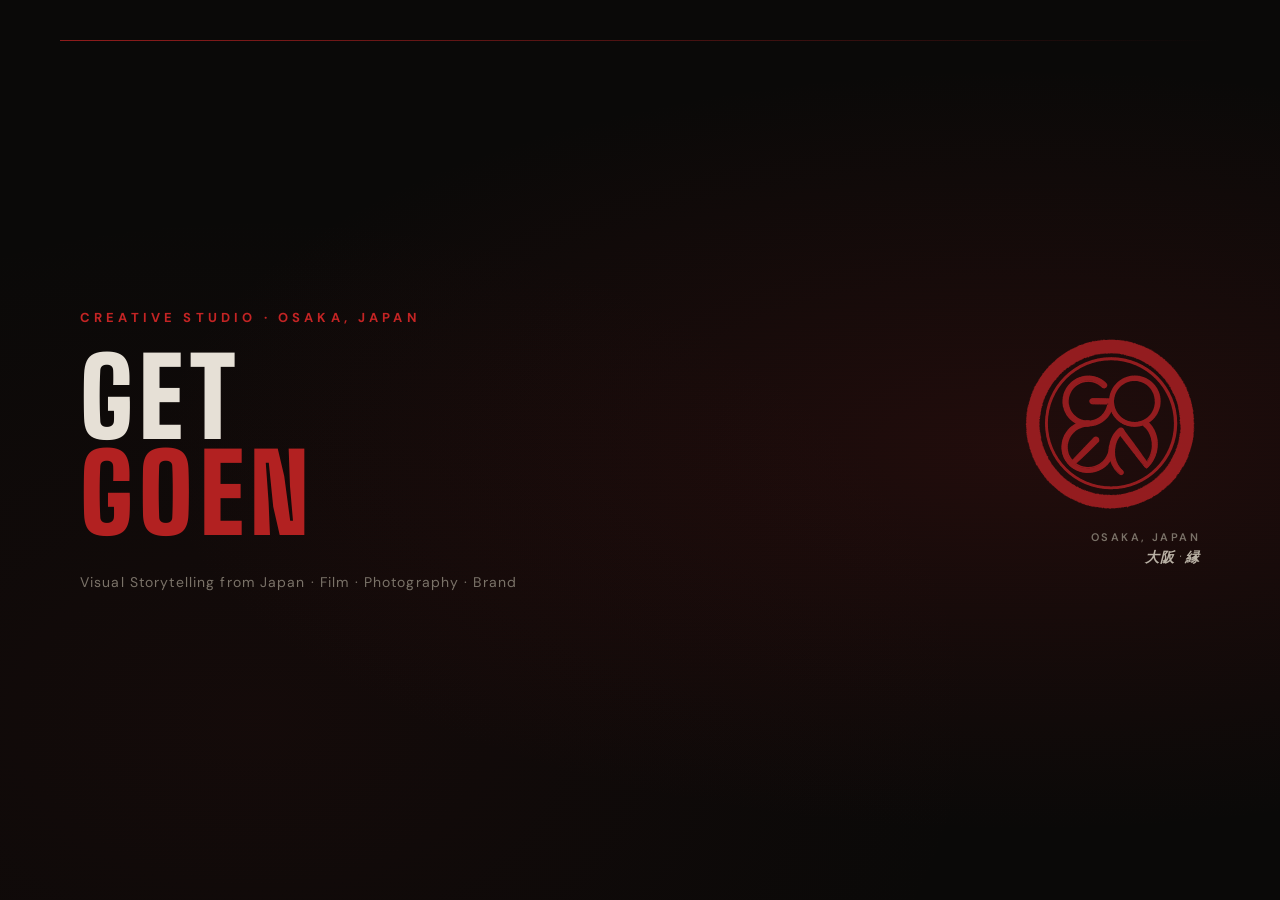
<file: og-image.html>
<!DOCTYPE html>
<html>
<head>
<meta charset="UTF-8">
<style>
  * { margin: 0; padding: 0; box-sizing: border-box; }

  body {
    width: 1200px;
    height: 630px;
    overflow: hidden;
    background: #0a0908;
    font-family: 'Big Shoulders Display', Georgia, serif;
  }

  .bg {
    position: absolute;
    inset: 0;
    background:
      radial-gradient(ellipse at 80% 50%, rgba(143, 28, 28, 0.18) 0%, transparent 60%),
      radial-gradient(ellipse at 20% 80%, rgba(143, 28, 28, 0.08) 0%, transparent 50%);
  }

  .scanlines {
    position: absolute;
    inset: 0;
    background: repeating-linear-gradient(
      to bottom,
      transparent 0px,
      transparent 3px,
      rgba(0,0,0,0.03) 3px,
      rgba(0,0,0,0.03) 4px
    );
    pointer-events: none;
  }

  .border-top {
    position: absolute;
    top: 40px;
    left: 60px;
    right: 60px;
    height: 0.5px;
    background: linear-gradient(to right, #8f1c1c, transparent);
  }

  .border-bottom {
    position: absolute;
    bottom: 40px;
    left: 60px;
    right: 60px;
    height: 0.5px;
    background: linear-gradient(to right, #8f1c1c, transparent);
  }

  .content {
    position: absolute;
    inset: 0;
    display: flex;
    align-items: center;
    padding: 0 80px;
    gap: 80px;
  }

  .left {
    flex: 1;
    display: flex;
    flex-direction: column;
    gap: 24px;
  }

  .eyebrow {
    font-family: 'DM Sans', sans-serif;
    font-size: 13px;
    font-weight: 700;
    letter-spacing: 0.32em;
    text-transform: uppercase;
    color: #c42424;
  }

  .title {
    font-family: 'Big Shoulders Display', serif;
    font-size: 108px;
    font-weight: 900;
    text-transform: uppercase;
    line-height: 0.88;
    letter-spacing: 0.06em;
    color: #e6e0d6;
  }

  .title em {
    font-style: normal;
    color: #c42424;
    opacity: 0.9;
  }

  .sub {
    font-family: 'DM Sans', sans-serif;
    font-size: 14px;
    font-weight: 400;
    letter-spacing: 0.08em;
    color: #7a7268;
    margin-top: 8px;
  }

  .right {
    display: flex;
    flex-direction: column;
    align-items: flex-end;
    gap: 16px;
    flex-shrink: 0;
  }

  .kanji {
    font-family: 'Big Shoulders Display', serif;
    font-size: 140px;
    font-weight: 900;
    color: rgba(143, 28, 28, 0.12);
    line-height: 1;
    font-style: italic;
    letter-spacing: -0.02em;
  }

  .location {
    font-family: 'DM Sans', sans-serif;
    font-size: 11px;
    font-weight: 600;
    letter-spacing: 0.22em;
    text-transform: uppercase;
    color: #7a7268;
    text-align: right;
  }

  .location span {
    display: block;
    font-family: 'Big Shoulders Display', serif;
    font-size: 14px;
    font-style: italic;
    color: #b8b0a4;
    margin-top: 4px;
    letter-spacing: 0.06em;
  }
</style>
<link rel="preconnect" href="https://fonts.googleapis.com">
<link rel="preconnect" href="https://fonts.gstatic.com" crossorigin>
<link href="https://fonts.googleapis.com/css2?family=Big+Shoulders+Display:ital,wght@0,900;1,900&family=DM+Sans:wght@400;700&display=swap" rel="stylesheet">
</head>
<body>

  <div class="bg"></div>
  <div class="scanlines"></div>
  <div class="border-top"></div>
  <div class="border-bottom"></div>

  <div class="content">
    <div class="left">
      <span class="eyebrow">Creative Studio · Osaka, Japan</span>
      <h1 class="title">
        Get<br>
        <em>Goen</em>
      </h1>
      <p class="sub">Visual Storytelling from Japan · Film · Photography · Brand</p>
    </div>
    <div class="right">
<img src="assets/images/goenLogo.svg" alt="Get Goen" style="width: 180px; height: 180px; object-fit: contain; opacity: 0.9; mix-blend-mode: lighten;">
      <div class="location">
        Osaka, Japan
        <span>大阪 · 縁</span>
      </div>
    </div>
  </div>

</body>
</html>
</file>
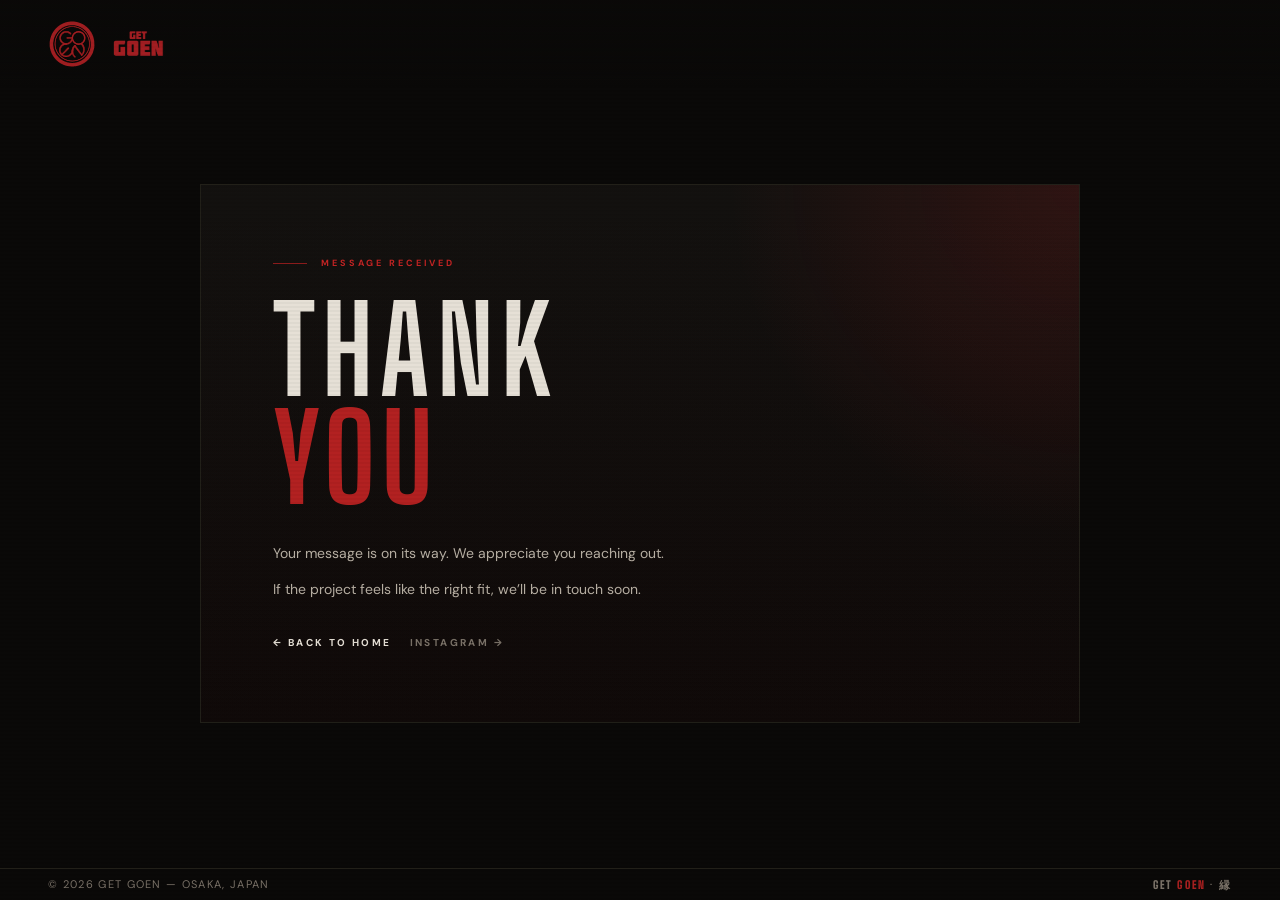
<file: thanks.html>
<html lang="en">
<head>
  <meta charset="UTF-8">
  <meta name="viewport" content="width=device-width, initial-scale=1.0">
  <title>Thank You - Get Goen</title>
  <meta name="description" content="Thank you for getting in touch with Get Goen.">
  <link rel="preconnect" href="https://fonts.googleapis.com">
  <link rel="preconnect" href="https://fonts.gstatic.com" crossorigin>
  <link href="https://fonts.googleapis.com/css2?family=Big+Shoulders+Display:ital,wght@0,100..900;1,100..900&family=DM+Sans:ital,wght@0,300..700;1,300..700&display=swap" rel="stylesheet">
  <link rel="stylesheet" href="css/style.css">
  <link rel="icon" type="image/png" sizes="180x180" href="assets/images/favicon.png">
  <link rel="apple-touch-icon" sizes="180x180" href="assets/images/favicon.png">
  <style>
    .thanks-shell {
      min-height: 100vh;
      display: flex;
      flex-direction: column;
    }

    .thanks-main {
      flex: 1;
      display: grid;
      place-items: center;
      padding: 140px var(--page-pad) 100px;
    }

    .thanks-panel {
      width: min(100%, 880px);
      padding: clamp(32px, 6vw, 72px);
      border: 0.5px solid var(--dust);
      background:
        linear-gradient(180deg, rgba(20, 18, 16, 0.92) 0%, rgba(10, 9, 8, 0.98) 100%);
      position: relative;
      overflow: hidden;
    }

    .thanks-panel::before {
      content: "";
      position: absolute;
      inset: 0;
      background:
        radial-gradient(circle at top right, rgba(196, 36, 36, 0.16), transparent 34%),
        linear-gradient(to bottom, transparent 0%, rgba(196, 36, 36, 0.03) 100%);
      pointer-events: none;
    }

    .thanks-inner {
      position: relative;
      z-index: 1;
      max-width: 620px;
    }

    .thanks-kicker {
      display: inline-flex;
      align-items: center;
      gap: 14px;
      margin-bottom: 26px;
      font-size: 9px;
      font-weight: 700;
      letter-spacing: 0.32em;
      text-transform: uppercase;
      color: var(--red-hi);
    }

    .thanks-kicker::before {
      content: "";
      width: 34px;
      height: 0.5px;
      background: var(--red);
      flex-shrink: 0;
    }

    .thanks-title {
      font-family: var(--font-serif);
      font-size: clamp(44px, 10vw, 120px);
      line-height: 0.9;
      text-transform: uppercase;
      letter-spacing: var(--tracking-display);
      color: var(--paper);
    }

    .thanks-title em {
      font-style: normal;
      color: var(--red-hi);
      opacity: 0.9;
    }

    .thanks-copy {
      margin-top: 30px;
      display: grid;
      gap: 14px;
      max-width: 42ch;
    }

    .thanks-copy p {
      font-size: 14px;
      line-height: 1.6;
      color: var(--mist);
    }

    .thanks-actions {
      display: flex;
      flex-wrap: wrap;
      gap: 18px;
      margin-top: 36px;
      align-items: center;
    }

    .thanks-link {
      display: inline-flex;
      align-items: center;
      gap: 10px;
      font-size: 10px;
      font-weight: 700;
      letter-spacing: 0.24em;
      text-transform: uppercase;
      text-decoration: none;
      color: var(--paper);
      transition: color 0.3s ease;
    }

    .thanks-link:hover,
    .thanks-link:focus-visible {
      color: var(--red-hi);
    }

    .thanks-link--secondary {
      color: var(--fog);
    }

    @media (max-width: 600px) {
      .thanks-main {
        padding-top: 110px;
        padding-bottom: 72px;
      }

      .thanks-panel {
        padding: 28px 22px 34px;
      }

      .thanks-actions {
        flex-direction: column;
        align-items: flex-start;
      }
    }
  </style>
</head>
<body>
  <div class="thanks-shell">
    <header>
      <nav aria-label="Main navigation">
        <a href="/" class="nav-brand" aria-label="Get Goen - home">
          <img
            src="assets/images/goenLogo.svg"
            alt="Get Goen"
            class="nav-logo-img"
            width="48"
            height="48"
          >
          <img
            src="assets/images/goen-logo-text.webp"
            alt=""
            class="nav-wordmark-img"
            width="642"
            height="370"
          >
        </a>
      </nav>
    </header>

    <main class="thanks-main">
      <section class="thanks-panel" aria-labelledby="thanks-heading">
        <div class="thanks-inner">
          <span class="thanks-kicker">Message Received</span>
          <h1 id="thanks-heading" class="thanks-title">
            Thank<br>
            <em>You</em>
          </h1>

          <div class="thanks-copy">
            <p>Your message is on its way. We appreciate you reaching out.</p>
            <p>If the project feels like the right fit, we’ll be in touch soon.</p>
          </div>

          <div class="thanks-actions">
            <a href="index.html" class="thanks-link">← Back to home</a>
            <a href="https://instagram.com/getgoen" target="_blank" rel="noopener" class="thanks-link thanks-link--secondary">Instagram →</a>
          </div>
        </div>
      </section>
    </main>

    <footer>
      <p>
        <small>© <span id="year"></span> Get Goen — Osaka, Japan</small>
      </p>
      <span class="footer-goen" aria-label="Get Goen">
        get <span>goen</span> · 縁
      </span>
    </footer>
  </div>

  <script>
    const yearEl = document.getElementById('year');
    if (yearEl) yearEl.textContent = new Date().getFullYear();
  </script>
</body>
</html>
</file>
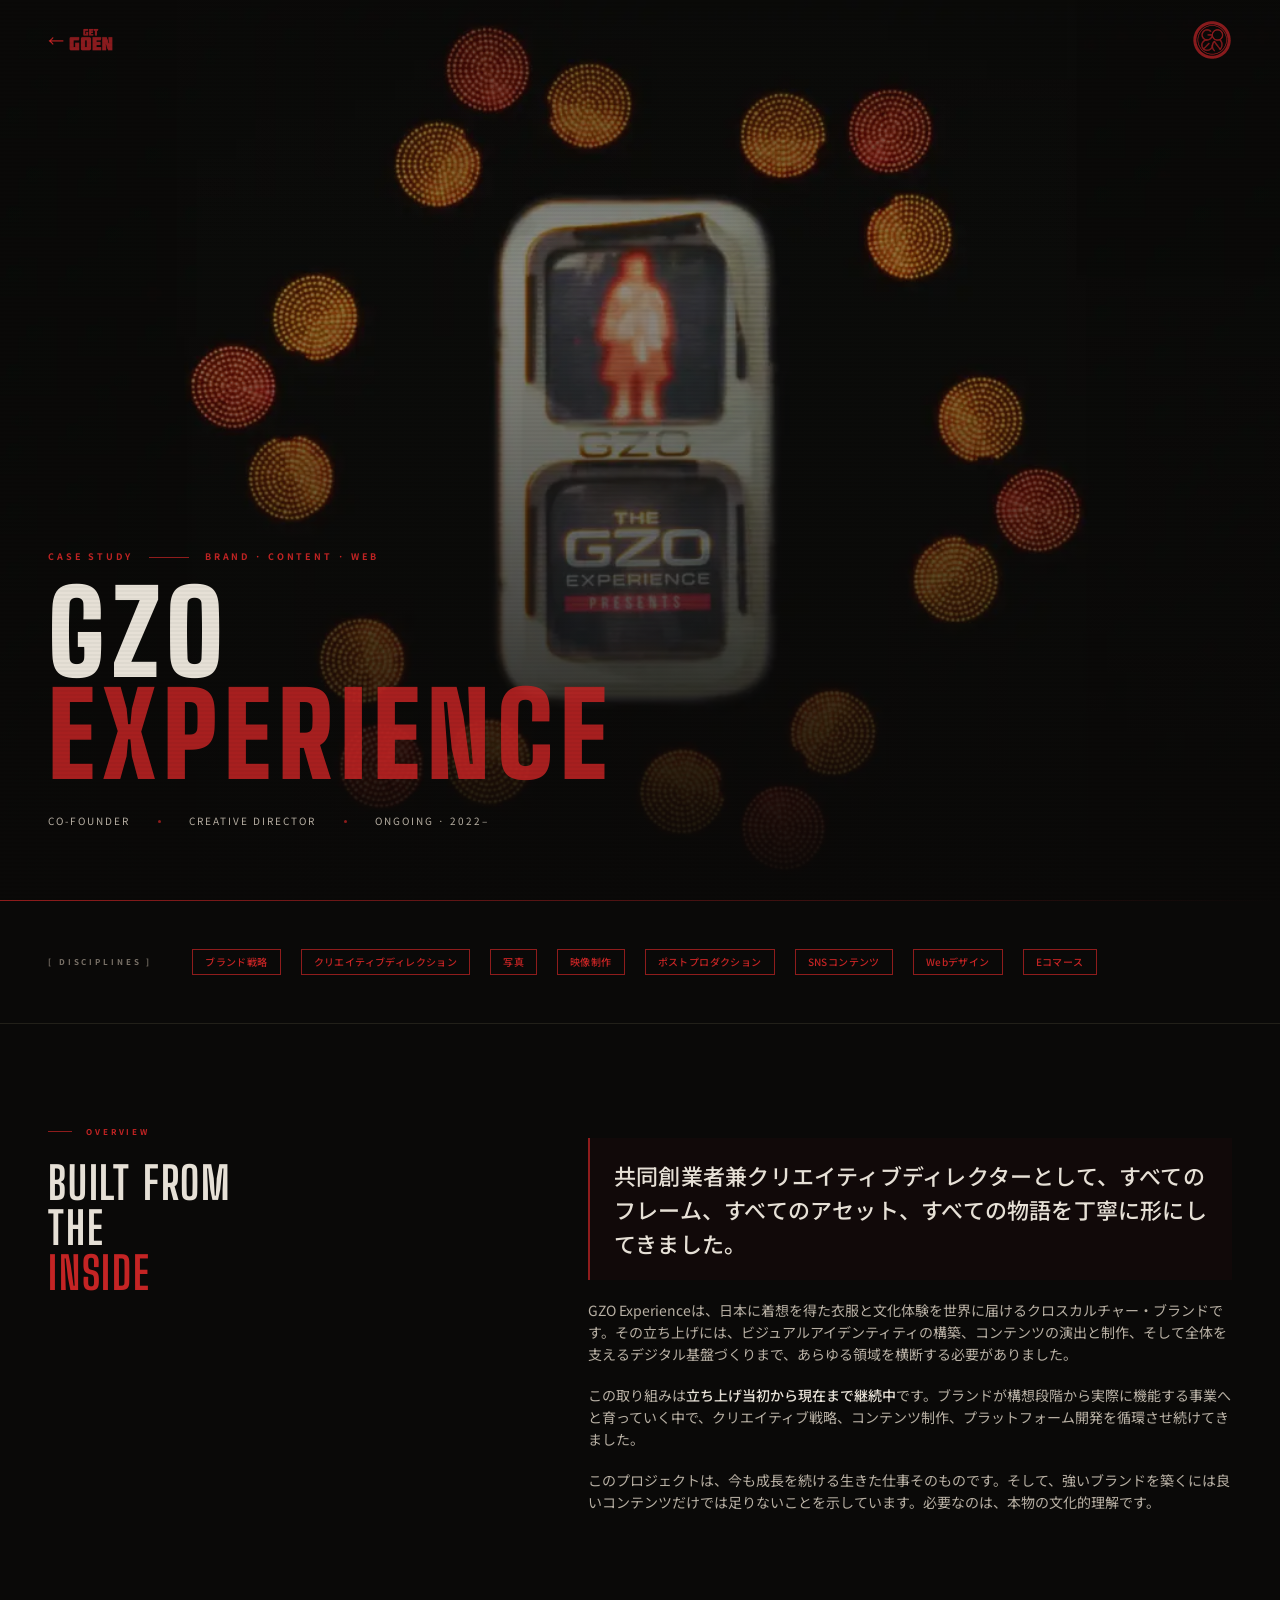
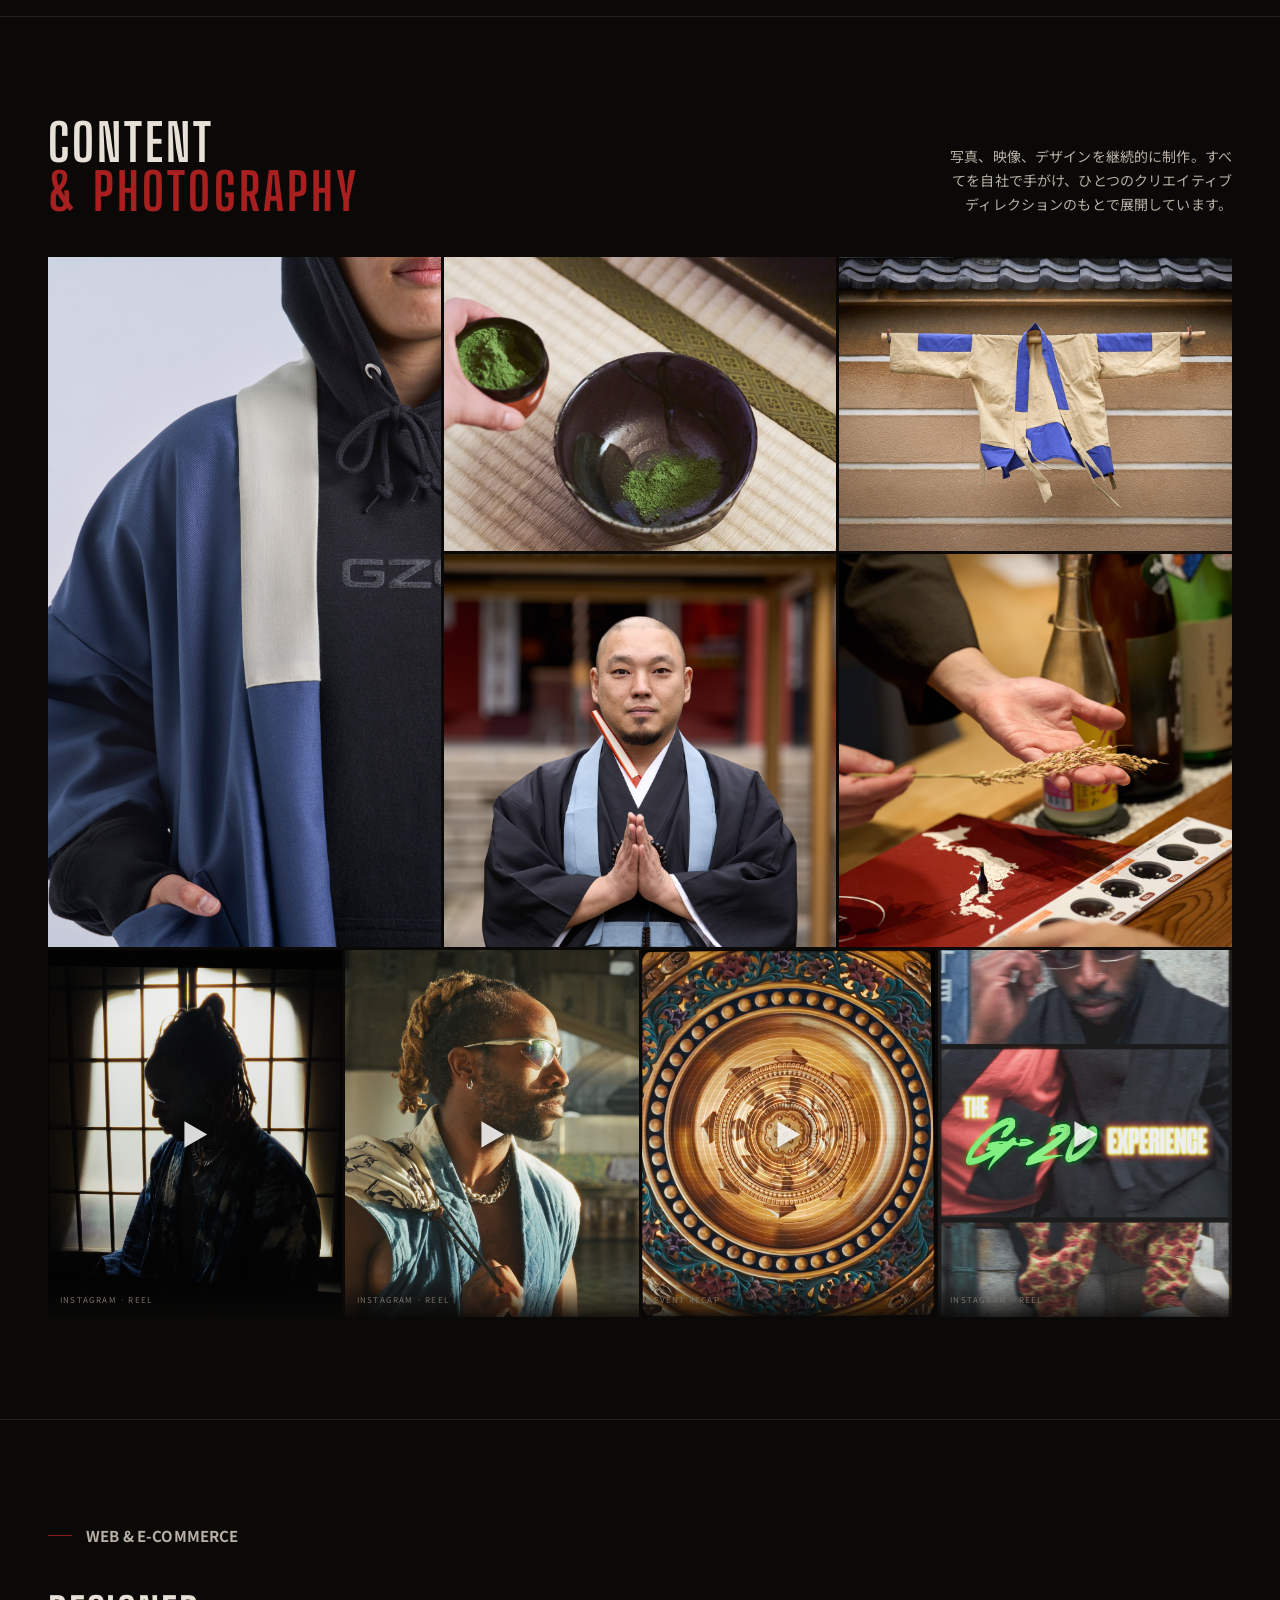
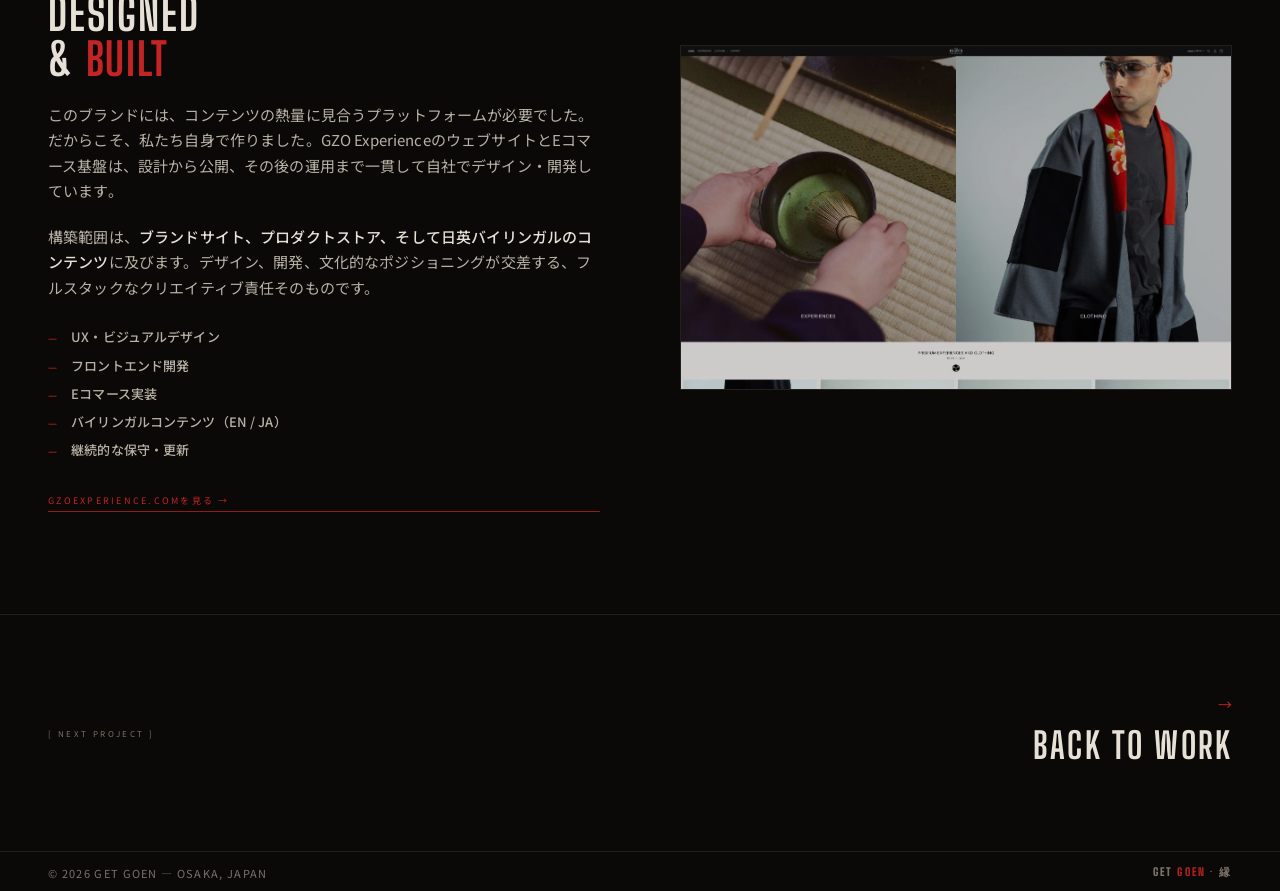
<file: work/gzo-experience/ja-index.html>
﻿<!DOCTYPE html>
<html lang="ja">
<head>
  <meta charset="UTF-8">
  <meta name="viewport" content="width=device-width, initial-scale=1.0">
  <title>GZO Experience - Case Study - Get Goen</title>
  <meta name="description" content="GZO Experienceのブランド構築、コンテンツ制作、ウェブ開発に関するケーススタディ。">
  <link rel="preconnect" href="https://fonts.googleapis.com">
  <link rel="preconnect" href="https://fonts.gstatic.com" crossorigin>
<link href="https://fonts.googleapis.com/css2?family=Big+Shoulders+Display:ital,wght@0,100..900;1,100..900&family=DM+Sans:ital,wght@0,300..700;1,300..700&family=Noto+Sans+JP:wght@400;500;700&display=swap" rel="stylesheet">  <link rel="stylesheet" href="../../css/style.css">
  <link rel="icon" type="image/png" sizes="180x180" href="../../assets/images/favicon.png">
  <style>

    /* â”€â”€ CASE STUDY PAGE TOKENS â”€â”€â”€ */
    :root {
      --cs-gap: clamp(60px, 8vw, 120px);
    }

    body {
      font-family: "Noto Sans JP", "Hiragino Sans", "Yu Gothic", sans-serif;
    }

    /* â”€â”€ BACK NAV â”€â”€â”€ */
 .cs-back {
  position: fixed;
  top: 20px;
  left: var(--page-pad);
  right: var(--page-pad);
  z-index: 200;
  display: flex;
  justify-content: space-between;
  align-items: center;
  text-decoration: none;
  pointer-events: none; /* let clicks pass through the middle gap */
}

.cs-back-wordmark {
  height: 28px;
  width: auto;
  object-fit: contain;
  object-position: left center;
  opacity: 0.85;
  mix-blend-mode: lighten;
  pointer-events: all;
  transition: opacity 0.3s;
}

.cs-back-wordmark:hover {
  opacity: 1;
}

.cs-back-icon {
  width: 40px;
  height: 40px;
  object-fit: contain;
  mix-blend-mode: lighten;
  opacity: 0.85;
  pointer-events: all;
  transition: opacity 0.3s;
}

.cs-back-icon:hover {
  opacity: 1;
}

.cs-back-left {
  display: flex;
  align-items: center;
  gap: 2px;
  pointer-events: all;
}

.cs-back-arrow {
  font-size: 16px;
  color: var(--red-hi);
}

.cs-back-mobile {
  display: none;
  align-items: center;
  gap: 10px;
  padding: 16px var(--page-pad);
  font-size: 9px;
  font-weight: 700;
  letter-spacing: 0.28em;
  text-transform: uppercase;
  color: var(--fog);
  text-decoration: none;
  border-bottom: 0.5px solid var(--dust);
  background: var(--ash);
}

    /* â”€â”€ HERO â”€â”€â”€ */
    .cs-hero {
      position: relative;
      width: 100%;
      height: clamp(320px, 100vw, 100vh);
      min-height: 0;
      overflow: hidden;
      display: flex;
      align-items: flex-end;
    }

    .cs-hero-media {
      position: absolute;
      inset: 0;
      background: var(--ash);
    }

    .cs-hero-media img {
      position: absolute;
      inset: 0;
      width: 100%;
      height: 100%;
      object-fit: cover;
      object-position: center 30%;
      opacity: 0.7;
    }

    /* Fallback gradient when no image is set */
    .cs-hero-media--no-img {
      background: linear-gradient(145deg, #1a1410 0%, #0e0c10 100%);
    }

    .cs-hero-vignette {
      position: absolute;
      inset: 0;
      background:
        linear-gradient(to top, rgba(10,9,8,0.97) 0%, rgba(10,9,8,0.3) 55%, transparent 100%),
        linear-gradient(to bottom, rgba(10,9,8,0.5) 0%, transparent 30%);
      pointer-events: none;
    }

    .cs-hero-content {
      position: relative;
      z-index: 2;
      padding: 0 var(--page-pad) 72px;
      width: 100%;
    }

    .cs-eyebrow {
      display: flex;
      align-items: center;
      gap: 16px;
      margin-bottom: 20px;
    }

    .cs-eyebrow-label {
      font-size: 9px;
      font-weight: 700;
      letter-spacing: 0.32em;
      text-transform: uppercase;
      color: var(--red-hi);
    }

    .cs-eyebrow-rule {
      width: 40px;
      height: 0.5px;
      background: var(--red);
      flex-shrink: 0;
    }

    .cs-hero-title {
      font-family: var(--font-serif);
      font-weight: 900;
      font-size: clamp(52px, 9vw, 140px);
      text-transform: uppercase;
      line-height: 0.88;
      letter-spacing: var(--tracking-display);
      color: var(--paper);
    }

    .cs-hero-title em {
      font-style: normal;
      color: var(--red-hi);
      opacity: 0.85;
    }

    .cs-hero-meta {
      display: flex;
      align-items: baseline;
      gap: 28px;
      margin-top: 28px;
    }

    .cs-hero-meta-item {
      font-size: 10px;
      letter-spacing: 0.2em;
      text-transform: uppercase;
      color: var(--mist);
    }

    .cs-hero-meta-sep {
      width: 3px;
      height: 3px;
      border-radius: 50%;
      background: var(--red);
      flex-shrink: 0;
      align-self: center;
    }

    /* â”€â”€ BODY WRAPPER â”€â”€â”€ */
    .cs-body {
      max-width: 1440px;
      margin: 0 auto;
    }

    /* â”€â”€ RED RULE â”€â”€â”€ */
    .cs-rule {
      width: 100%;
      height: 0.5px;
      background: linear-gradient(to right, var(--red) 0%, transparent 100%);
    }

    /* â”€â”€ ROLES STRIP â”€â”€â”€ */
    .cs-roles {
      padding: 48px var(--page-pad);
      display: grid;
      grid-template-columns: auto 1fr;
      gap: 40px 40px;
      align-items: center;
      border-bottom: 0.5px solid var(--dust);
    }

    .cs-roles-label {
      font-size: 8px;
      font-weight: 700;
      letter-spacing: 0.36em;
      text-transform: uppercase;
      color: var(--fog);
      white-space: nowrap;
    }

    .cs-roles-list {
      display: flex;
      flex-wrap: wrap;
      gap: 10px 20px;
    }

    .cs-role-tag {
      font-size: 10px;
      font-weight: 500;
      letter-spacing: 0.04em;
      text-transform: none;
      color: var(--red-hi);
      border: 0.5px solid var(--red);
      padding: 5px 12px;
    }

    /* â”€â”€ INTRO SECTION â”€â”€â”€ */
    .cs-intro {
      padding: var(--cs-gap) var(--page-pad);
      display: grid;
      grid-template-columns: 1fr 1.4fr;
      gap: 80px;
      align-items: start;
    }

    .cs-intro-left {
      position: sticky;
      top: 100px;
    }

    .cs-section-label {
      font-size: 8px;
      font-weight: 700;
      letter-spacing: 0.36em;
      text-transform: uppercase;
      color: var(--red-hi);
      margin-bottom: 24px;
      display: flex;
      align-items: center;
      gap: 14px;
    }

    .cs-section-label::before {
      content: "";
      width: 24px;
      height: 0.5px;
      background: var(--red);
      flex-shrink: 0;
    }

    .cs-intro-heading {
      font-family: var(--font-serif);
      font-weight: 700;
      font-size: clamp(28px, 3.5vw, 52px);
      text-transform: uppercase;
      letter-spacing: 0.04em;
      line-height: 1.0;
      color: var(--paper);
    }

    .cs-intro-heading em {
      font-style: normal;
      color: var(--red-hi);
    }

    .cs-intro-right {
      display: flex;
      flex-direction: column;
      gap: 20px;
    }

    .cs-intro-right p {
      font-size: 14px;
      line-height: 1.55;
      color: var(--mist);
    }

    .cs-intro-right p strong {
      color: var(--paper);
      font-weight: 500;
    }

    /* Co-founder callout */
    .cs-cofounder-mark {
      margin-top: 12px;
      padding: 20px 24px;
      border-left: 2px solid var(--red);
      background: rgba(143, 28, 28, 0.06);
    }

    .cs-cofounder-mark p {
      font-family: "Noto Sans JP", "Hiragino Sans", "Yu Gothic", sans-serif;
      font-size: clamp(16px, 1.8vw, 22px);
      font-weight: 500;
      font-style: normal;
      line-height: 1.55;
      letter-spacing: 0.01em;
      color: var(--paper);
      margin: 0;
    }

    /* â”€â”€ CONTENT SECTION â”€â”€â”€ */
    .cs-content-section {
      padding: var(--cs-gap) var(--page-pad);
      border-top: 0.5px solid var(--dust);
      
    }

    .cs-content-header {
      display: flex;
      justify-content: space-between;
      align-items: flex-end;
      margin-bottom: 40px;
    }

    .cs-content-heading {
      font-family: var(--font-serif);
      font-weight: 700;
      font-size: clamp(28px, 4vw, 56px);
      text-transform: uppercase;
      letter-spacing: var(--tracking-display);
      line-height: 0.95;
      color: var(--paper);
    }

    .cs-content-heading em {
      font-style: normal;
      color: var(--red-hi);
      opacity: 0.85;
    }

    .cs-content-desc {
      max-width: 36ch;
      font-size: 14px;
      line-height: 1.7;
      letter-spacing: 0.01em;
      color: var(--mist);
      text-align: right;
    }

    /* â”€â”€ PHOTO GRID â”€â”€â”€ */
    .cs-photo-grid {
      display: grid;
      grid-template-columns: repeat(3, 1fr);
      gap: 3px;
    }

    .cs-photo-grid--2col {
      grid-template-columns: 1.4fr 1fr;
    }

    .cs-photo-item {
      position: relative;
      overflow: hidden;
      background: var(--ash);
    }

    .cs-photo-item--tall {
      grid-row: span 2;
    }

    .cs-photo-item--wide {
      grid-column: span 2;
    }

    .cs-photo-item img {
      position: absolute;
      inset: 0;
      width: 100%;
      height: 100%;
      object-fit: cover;
      transition: transform 0.6s ease, opacity 0.5s;
    }

    /* Aspect ratio holder */
    .cs-photo-ratio {
      padding-bottom: 75%; /* 4:3 default */
      position: relative;
    }

    .cs-photo-item--tall .cs-photo-ratio {
      height: 100%;
      padding-bottom: 0;
    }

    .cs-photo-item--wide .cs-photo-ratio {
      padding-bottom: 45%;
    }

    .cs-photo-item--square .cs-photo-ratio {
      padding-bottom: 100%;
    }

    .cs-photo-item:hover img {
      transform: scale(1.03);
      opacity: 0.85;
    }

    /* Placeholder fill for photos not yet added */
    .cs-photo-placeholder {
      position: absolute;
      inset: 0;
      display: flex;
      align-items: center;
      justify-content: center;
      background: var(--dust);
    }

    .cs-photo-placeholder span {
      font-size: 9px;
      letter-spacing: 0.2em;
      text-transform: uppercase;
      color: var(--fog);
      opacity: 0.5;
    }

    /* â”€â”€ VERTICAL VIDEO ROW â”€â”€â”€ */
    .cs-video-row {
      margin-top: 3px;
      display: grid;
      grid-template-columns: repeat(4, 1fr);
      gap: 3px;
    }

    .cs-video-item {
      position: relative;
      overflow: hidden;
      background: var(--ash);
    }

    .cs-video-ratio {
      padding-bottom: 125%;
      position: relative;
    }

    .cs-video-item video,
    .cs-video-item iframe {
      position: absolute;
      inset: 0;
      width: 100%;
      height: 100%;
      object-fit: cover;
      border: none;
    }

    .cs-video-placeholder {
      position: absolute;
      inset: 0;
      display: flex;
      flex-direction: column;
      align-items: center;
      justify-content: center;
      gap: 8px;
      background: var(--ash);
      border: 0.5px solid var(--dust);
    }

    .cs-video-placeholder-icon {
      font-size: 20px;
      color: var(--red-hi);
      opacity: 0.4;
    }

    .cs-video-placeholder span {
      font-size: 8px;
      letter-spacing: 0.2em;
      text-transform: uppercase;
      color: var(--fog);
      opacity: 0.5;
    }

    .cs-video-label {
      position: absolute;
      bottom: 0;
      left: 0;
      right: 0;
      padding: 12px;
      background: linear-gradient(to top, rgba(10,9,8,0.85) 0%, transparent 100%);
      font-size: 8px;
      letter-spacing: 0.15em;
      text-transform: uppercase;
      color: var(--fog);
      pointer-events: none;
    }

.cs-video-overlay {
  position: absolute;
  inset: 0;
  display: flex;
  align-items: center;
  justify-content: center;
  cursor: pointer;
  transition: opacity 0.3s;
}

.cs-video-item.is-playing .cs-video-overlay {
  opacity: 0;
}

.cs-video-item.is-playing:hover .cs-video-overlay {
  opacity: 1;
}

.cs-video-play-btn {
  font-size: 28px;
  color: rgba(255,255,255,0.85);
  text-shadow: 0 2px 12px rgba(0,0,0,0.6);
  transition: transform 0.2s;
}

.cs-video-overlay:hover .cs-video-play-btn {
  transform: scale(1.1);
}

.cs-video-controls {
  position: absolute;
  bottom: 12px;
  right: 12px;
  display: flex;
  gap: 8px;
  opacity: 0;
  transition: opacity 0.3s;
}

.cs-video-item.is-playing:hover .cs-video-controls {
  opacity: 1;
}

.cs-vid-btn {
  background: rgba(0,0,0,0.55);
  border: none;
  color: white;
  font-size: 14px;
  width: 32px;
  height: 32px;
  cursor: pointer;
  display: flex;
  align-items: center;
  justify-content: center;
  transition: background 0.2s;
}

.cs-vid-btn:hover {
  background: rgba(0,0,0,0.85);
}


.cs-vid-popup {
  position: fixed;
  inset: 0;
  z-index: 9000;
  display: flex;
  align-items: center;
  justify-content: center;
  padding: 24px;
  background: rgba(0,0,0,0.88);
  backdrop-filter: blur(6px);
  opacity: 0;
  pointer-events: none;
  transition: opacity 0.3s;
}

.cs-vid-popup.is-open {
  opacity: 1;
  pointer-events: all;
}

.cs-vid-popup-inner {
  position: relative;
  width: 100%;
  max-width: 480px;
}

.cs-vid-popup video {
  width: 100%;
  height: auto;
  display: block;
}

.cs-vid-popup-close {
  position: absolute;
  top: -36px;
  right: 0;
  background: none;
  border: none;
  color: rgba(255,255,255,0.5);
  font-size: 13px;
  letter-spacing: 0.1em;
  cursor: pointer;
  transition: color 0.2s;
}

.cs-vid-popup-close:hover {
  color: white;
}


    /* â”€â”€ WEB SECTION â”€â”€â”€ */
    .cs-web-section {
      padding: var(--cs-gap) var(--page-pad);
      border-top: 0.5px solid var(--dust);
      display: grid;
      grid-template-columns: 1fr 1fr;
      gap: 80px;
      align-items: center;
    }

    .cs-web-left {
      display: flex;
      flex-direction: column;
      gap: 20px;
    }

    .cs-web-left p {
      font-size: 15px;
      line-height: 1.7;
      letter-spacing: 0.01em;
      color: var(--mist);
    }

    .cs-web-left p strong {
      color: var(--paper);
      font-weight: 500;
    }

    .cs-web-capabilities {
      display: flex;
      flex-direction: column;
      gap: 10px;
      margin-top: 8px;
    }

    .cs-web-cap {
      display: flex;
      align-items: baseline;
      gap: 14px;
      font-size: 13px;
      font-weight: 500;
      letter-spacing: 0.01em;
      color: var(--mist);
    }

    .cs-web-cap::before {
      content: "—";
      color: var(--red-hi);
      flex-shrink: 0;
      font-size: 10px;
    }

    .cs-web-right {
      position: relative;
    }

    .cs-web-screen {
      position: relative;
      overflow: hidden;
      border: 0.5px solid var(--dust);
      background: var(--ash);
        aspect-ratio: 16 / 10;
    }

    .cs-web-screen img {
  position: absolute;
  inset: 0;
  width: 100%;
  height: 100%;
  object-fit: cover;
  object-position: top; /* shows the top of the screenshot */
  opacity: 0.85;
  transition: opacity 0.4s;
    }

    .cs-web-screen:hover img {
      opacity: 1;
    }

    .cs-web-screen-placeholder {
      padding-bottom: 62%;
      position: relative;
      background: var(--dust);
      display: flex;
      align-items: center;
      justify-content: center;
    }

    .cs-web-screen-placeholder span {
      position: absolute;
      inset: 0;
      display: flex;
      align-items: center;
      justify-content: center;
      font-size: 9px;
      letter-spacing: 0.2em;
      text-transform: uppercase;
      color: var(--fog);
      opacity: 0.4;
    }

    .cs-web-link {
      display: inline-block;
      margin-top: 16px;
      font-size: 9px;
      letter-spacing: 0.25em;
      text-transform: uppercase;
      color: var(--red-hi);
      text-decoration: none;
      border-bottom: 0.5px solid var(--red);
      padding-bottom: 3px;
      transition: color 0.3s, border-color 0.3s;
    }

    .cs-web-link:hover {
      color: var(--paper);
      border-color: var(--paper);
    }

    /* â”€â”€ NEXT PROJECT â”€â”€â”€ */
    .cs-next {
      padding: 80px var(--page-pad);
      border-top: 0.5px solid var(--dust);
      display: flex;
      justify-content: space-between;
      align-items: center;
    }

    .cs-next-label {
      font-size: 8px;
      letter-spacing: 0.3em;
      text-transform: uppercase;
      color: var(--fog);
    }

    .cs-next-link {
      display: flex;
      flex-direction: column;
      align-items: flex-end;
      gap: 6px;
      text-decoration: none;
      transition: opacity 0.3s;
    }

    .cs-next-link:hover { opacity: 0.7; }

    .cs-next-title {
      font-family: var(--font-serif);
      font-weight: 700;
      font-size: clamp(20px, 3vw, 36px);
      text-transform: uppercase;
      letter-spacing: 0.06em;
      color: var(--paper);
    }

    .cs-next-arrow {
      font-size: 14px;
      color: var(--red-hi);
    }

    /* â”€â”€ RESPONSIVE â”€â”€â”€ */
    @media (max-width: 900px) {
      .cs-intro {
        grid-template-columns: 1fr;
        gap: 48px;
      }

      .cs-intro-left {
        position: static;
      }

      .cs-content-header {
        flex-direction: column;
        align-items: flex-start;
        gap: 16px;
      }

      .cs-content-desc {
        text-align: left;
      }

      .cs-photo-grid {
        grid-template-columns: 1fr 1fr;
      }

      .cs-video-row {
        grid-template-columns: repeat(2, 1fr);
      }

      .cs-web-section {
        grid-template-columns: 1fr;
        gap: 48px;
      }

      .cs-roles {
        grid-template-columns: 1fr;
        gap: 20px;
      }
    }

    @media (max-width: 600px) {
.cs-back {
  display: none;
}

.cs-back-mobile {
  display: flex;
}

      .cs-hero-meta {
        flex-wrap: wrap;
        gap: 12px;
      }

      .cs-photo-grid {
        grid-template-columns: 1fr;
      }

      .cs-photo-item--tall,
      .cs-photo-item--wide {
        grid-row: auto;
        grid-column: auto;
      }

      .cs-photo-item--tall .cs-photo-ratio {
        height: auto;
        padding-bottom: 150%;
      }

      .cs-video-row {
        grid-template-columns: 1fr 1fr;
      }

      .cs-next {
        flex-direction: column;
        align-items: flex-start;
        gap: 20px;
      }
    }
  </style>
</head>
<body>

  <!-- Back link -->
<a href="../../ja-index.html" class="cs-back" aria-label="Get Goen — home">
  <div class="cs-back-left">
    <span class="cs-back-arrow">←</span>
    <img src="../../assets/images/goen-logo-text.webp" alt="Get Goen" class="cs-back-wordmark">
  </div>
  <img src="../../assets/images/goenLogo.svg" alt="" class="cs-back-icon">
</a>

<a href="../../ja-index.html" class="cs-back-mobile" aria-label="Get Goen — home">
  <span style="color: var(--red-hi); font-size: 14px;">←</span>
  Get Goen
</a>

  <main>

    <!-- â”€â”€ HERO â”€â”€â”€ -->
    <section class="cs-hero" aria-label="GZO Experience case study">
      <div class="cs-hero-media" >
        <img src="../../assets/images/projects/gzo-experience/gzoTraffic.webp" alt="">
      </div>
      <div class="cs-hero-vignette"></div>
      <div class="cs-hero-content">
        <div class="cs-eyebrow">
          <span class="cs-eyebrow-label">Case Study</span>
          <div class="cs-eyebrow-rule"></div>
          <span class="cs-eyebrow-label">Brand · Content · Web</span>
        </div>
        <h1 class="cs-hero-title">
          GZO<br>
          <em>Experience</em>
        </h1>
        <div class="cs-hero-meta">
          <span class="cs-hero-meta-item">Co-founder</span>
          <div class="cs-hero-meta-sep"></div>
          <span class="cs-hero-meta-item">Creative Director</span>
          <div class="cs-hero-meta-sep"></div>
          <span class="cs-hero-meta-item">Ongoing · 2022–</span>
        </div>
      </div>
    </section>

    <div class="cs-rule"></div>

    <div class="cs-body">

      <!-- â”€â”€ ROLES STRIP â”€â”€â”€ -->
      <div class="cs-roles">
        <span class="cs-roles-label">[ Disciplines ]</span>
        <div class="cs-roles-list">
          <span class="cs-role-tag">ブランド戦略</span>
          <span class="cs-role-tag">クリエイティブディレクション</span>
          <span class="cs-role-tag">写真</span>
          <span class="cs-role-tag">映像制作</span>
          <span class="cs-role-tag">ポストプロダクション</span>
          <span class="cs-role-tag">SNSコンテンツ</span>
          <span class="cs-role-tag">Webデザイン</span>
          <span class="cs-role-tag">Eコマース</span>
        </div>
      </div>

      <!-- â”€â”€ INTRO â”€â”€â”€ -->
      <section class="cs-intro" aria-labelledby="gzo-intro-heading">
        <div class="cs-intro-left">
          <p class="cs-section-label">Overview</p>
          <h2 id="gzo-intro-heading" class="cs-intro-heading">
            Built from<br>
            the<br>
            <em>inside</em>
          </h2>
        </div>
        <div class="cs-intro-right">
          <div class="cs-cofounder-mark">
            <p>共同創業者兼クリエイティブディレクターとして、すべてのフレーム、すべてのアセット、すべての物語を丁寧に形にしてきました。</p>
          </div>
          <p>GZO Experienceは、日本に着想を得た衣服と文化体験を世界に届けるクロスカルチャー・ブランドです。その立ち上げには、ビジュアルアイデンティティの構築、コンテンツの演出と制作、そして全体を支えるデジタル基盤づくりまで、あらゆる領域を横断する必要がありました。</p>
          <p>この取り組みは<strong>立ち上げ当初から現在まで継続中</strong>です。ブランドが構想段階から実際に機能する事業へと育っていく中で、クリエイティブ戦略、コンテンツ制作、プラットフォーム開発を循環させ続けてきました。</p>
          <p>このプロジェクトは、今も成長を続ける生きた仕事そのものです。そして、強いブランドを築くには良いコンテンツだけでは足りないことを示しています。必要なのは、本物の文化的理解です。</p>
        </div>
      </section>

      <!-- â”€â”€ CONTENT SECTION â”€â”€â”€ -->
      <section class="cs-content-section" aria-labelledby="gzo-content-heading">
        <div class="cs-content-header">
          <h2 id="gzo-content-heading" class="cs-content-heading">
            Content<br>
            <em>&amp; Photography</em>
          </h2>
          <p class="cs-content-desc">写真、映像、デザインを継続的に制作。すべてを自社で手がけ、ひとつのクリエイティブディレクションのもとで展開しています。</p>
        </div>

        <!-- Photo grid â€” swap placeholders for real images -->
        <div class="cs-photo-grid">

          <div class="cs-photo-item cs-photo-item--tall">
            <div class="cs-photo-ratio">
              <img src="../../assets/images/projects/gzo-experience/gzoYuki01.jpg" alt="GZO Experience">
              <!-- <div class="cs-photo-placeholder"><span>Photo</span></div> -->
            </div>
          </div>

          <div class="cs-photo-item">
            <div class="cs-photo-ratio">
              <img src="../../assets/images/projects/gzo-experience/TeaWeb35.jpg" alt="GZO Experience">
              <!-- <div class="cs-photo-placeholder"><span>Photo</span></div> -->
            </div>
          </div>

          <div class="cs-photo-item">
            <div class="cs-photo-ratio">
              <img src="../../assets/images/projects/gzo-experience/gzoSamue.jpg" alt="GZO Experience">
              <!-- <div class="cs-photo-placeholder"><span>Photo</span></div> -->
            </div>
          </div>

          <div class="cs-photo-item cs-photo-item--square">
            <div class="cs-photo-ratio cs-photo-item--square">
              <img src="../../assets/images/projects/gzo-experience/gzoMonk.jpg" alt="GZO Experience">
              <!-- <div class="cs-photo-placeholder"><span>Photo</span></div> -->
            </div>
          </div>

          <div class="cs-photo-item cs-photo-item--square">
            <div class="cs-photo-ratio cs-photo-item--square">
              <img src="../../assets/images/projects/gzo-experience/gzoSakeRice.jpg" alt="GZO Experience">
              <!-- <div class="cs-photo-placeholder"><span>Photo</span></div> -->
            </div>
          </div>

        </div>

        <!-- Vertical video row -->
        <div class="cs-video-row">

          <div class="cs-video-item"  style="align-self: end;">
            <div class="cs-video-ratio" style="padding-bottom: 125%;">
                                <video src="../../assets/video/GreentempleWeb.mp4" playsinline preload="none" poster="../../assets/images/projects/gzo-experience/green01.jpg"></video> 
                  
<div class="cs-video-overlay">
  <span class="cs-video-play-btn" aria-label="Play">▶</span>
  <div class="cs-video-controls">
    <button class="cs-vid-btn cs-vid-mute" aria-label="Mute">🔊</button>
    <button class="cs-vid-btn cs-vid-fullscreen" aria-label="Fullscreen">⛶</button>
  </div>
</div>
            </div>
            <div class="cs-video-label">Instagram · Reel</div>
          </div>

          <div class="cs-video-item">
            <div class="cs-video-ratio" style="padding-bottom: 125%;">
                  <video src="../../assets/video/nambaNightLoopWeb.mp4" playsinline preload="none" poster="../../assets/images/projects/gzo-experience/nambaLoop01.jpg"></video> 
<div class="cs-video-overlay">
  <span class="cs-video-play-btn" aria-label="Play">▶</span>
  <div class="cs-video-controls">
    <button class="cs-vid-btn cs-vid-mute" aria-label="Mute">🔊</button>
    <button class="cs-vid-btn cs-vid-fullscreen" aria-label="Fullscreen">⛶</button>
  </div>
</div>
            </div>
            <div class="cs-video-label">Instagram · Reel</div>
          </div>

          <div class="cs-video-item"  style="align-self: center;">
            <div class="cs-video-ratio" style="padding-bottom: 125%;">
                  <video src="../../assets/video/GzokieventrecapWeb.mp4" playsinline preload="none" poster="../../assets/images/projects/gzo-experience/event01.jpg"></video> 
<div class="cs-video-overlay">
  <span class="cs-video-play-btn" aria-label="Play">▶</span>
  <div class="cs-video-controls">
    <button class="cs-vid-btn cs-vid-mute" aria-label="Mute">🔊</button>
    <button class="cs-vid-btn cs-vid-fullscreen" aria-label="Fullscreen">⛶</button>
  </div>
</div>
              <!-- <div class="cs-video-placeholder">
                <span class="cs-video-placeholder-icon">▶</span>
                <span>Vertical video</span>
              </div> -->
            </div>
            <div class="cs-video-label">Event Recap</div>
          </div>

          <div class="cs-video-item">
            <div class="cs-video-ratio" style="padding-bottom: 125%;">
                  <video src="../../assets/video/ZanekitahamaSlidesWeb.mp4" playsinline preload="none" poster="../../assets/images/projects/gzo-experience/kitahama01.jpg"></video> 
<div class="cs-video-overlay">
  <span class="cs-video-play-btn" aria-label="Play">▶</span>
  <div class="cs-video-controls">
    <button class="cs-vid-btn cs-vid-mute" aria-label="Mute">🔊</button>
    <button class="cs-vid-btn cs-vid-fullscreen" aria-label="Fullscreen">⛶</button>
  </div>
</div>
            </div>
            <div class="cs-video-label">Instagram · Reel</div>
          </div>

        </div>
      </section>

      <!-- â”€â”€ WEB SECTION â”€â”€â”€ -->
      <section class="cs-web-section" aria-labelledby="gzo-web-heading">
        <div class="cs-web-left">
          <p class="cs-section-label">Web &amp; E-commerce</p>
          <h2 id="gzo-web-heading" class="cs-intro-heading">
            Designed<br>
            &amp; <em>built</em>
          </h2>
          <p>このブランドには、コンテンツの熱量に見合うプラットフォームが必要でした。だからこそ、私たち自身で作りました。GZO ExperienceのウェブサイトとEコマース基盤は、設計から公開、その後の運用まで一貫して自社でデザイン・開発しています。</p>
          <p>構築範囲は、<strong>ブランドサイト、プロダクトストア、そして日英バイリンガルのコンテンツ</strong>に及びます。デザイン、開発、文化的なポジショニングが交差する、フルスタックなクリエイティブ責任そのものです。</p>
          <div class="cs-web-capabilities">
            <span class="cs-web-cap">UX・ビジュアルデザイン</span>
            <span class="cs-web-cap">フロントエンド開発</span>
            <span class="cs-web-cap">Eコマース実装</span>
            <span class="cs-web-cap">バイリンガルコンテンツ（EN / JA）</span>
            <span class="cs-web-cap">継続的な保守・更新</span>
          </div>
          <a href="https://gzoexperience.com" target="_blank" rel="noopener" class="cs-web-link">gzoexperience.comを見る →</a>
        </div>
        <div class="cs-web-right">
          <div class="cs-web-screen">
            
              <img src="../../assets/images/projects/gzo-experience/gzoWebSS.jpg" alt="GZO Experience website">
           
            <!-- <div class="cs-web-screen-placeholder">
              <span>Website screenshot</span>
            </div> -->
          </div>
        </div>
      </section>

      <!-- â”€â”€ NEXT PROJECT â”€â”€â”€ -->
      <div class="cs-next">
        <span class="cs-next-label">[ Next project ]</span>
        <a href="../../ja-index.html#work" class="cs-next-link">
          <span class="cs-next-arrow">→</span>
          <span class="cs-next-title">Back to work</span>
        </a>
      </div>

    </div>



    <div class="cs-vid-popup" id="cs-vid-popup">
  <div class="cs-vid-popup-inner">
    <button class="cs-vid-popup-close" id="cs-vid-popup-close">✕ Close</button>
    <video id="cs-vid-popup-video" playsinline controls></video>
  </div>
</div>
  </main>

  <!-- â”€â”€ FOOTER â”€â”€â”€ -->
  <footer>
    <p><small>© <span id="year"></span> Get Goen — Osaka, Japan</small></p>
    <span class="footer-goen" aria-label="Get Goen">get <span>goen</span> · 縁</span>
  </footer>

 <script>
  const yearEl = document.getElementById('year');
  if (yearEl) yearEl.textContent = new Date().getFullYear();

  // Popup setup â€” outside the loop, runs once
  const popup = document.getElementById('cs-vid-popup');
  const popupVideo = document.getElementById('cs-vid-popup-video');
  const popupClose = document.getElementById('cs-vid-popup-close');

  popupClose.addEventListener('click', () => {
    popup.classList.remove('is-open');
    popupVideo.pause();
    popupVideo.src = '';
  });

  popup.addEventListener('click', (e) => {
    if (e.target === popup) {
      popup.classList.remove('is-open');
      popupVideo.pause();
      popupVideo.src = '';
    }
  });

  document.addEventListener('keydown', (e) => {
    if (e.key === 'Escape') {
      popup.classList.remove('is-open');
      popupVideo.pause();
      popupVideo.src = '';
    }
  });

  // Per-video setup â€” inside the loop
  document.querySelectorAll('.cs-video-item').forEach(item => {
    const video = item.querySelector('video');
    const overlay = item.querySelector('.cs-video-overlay');
    const muteBtn = item.querySelector('.cs-vid-mute');
    const fsBtn = item.querySelector('.cs-vid-fullscreen');
    if (!video || !overlay) return;

    // Play/pause
    overlay.addEventListener('click', (e) => {
      if (e.target.closest('.cs-video-controls')) return;
      if (video.paused) {
        document.querySelectorAll('.cs-video-item video').forEach(v => {
          if (v !== video) { v.pause(); v.closest('.cs-video-item').classList.remove('is-playing'); }
        });
        video.play();
        item.classList.add('is-playing');
      } else {
        video.pause();
        item.classList.remove('is-playing');
      }
    });

    // Mute/unmute
    muteBtn.addEventListener('click', () => {
      video.muted = !video.muted;
      muteBtn.textContent = video.muted ? '🔇' : '🔊';
    });

    // Fullscreen (popup)
fsBtn.addEventListener('click', () => {
  const src = video.currentSrc || video.src;
  const time = video.currentTime;
  video.pause();
  item.classList.remove('is-playing');
  popupVideo.src = src;
  popupVideo.currentTime = time;
  popup.classList.add('is-open');
  popupVideo.play();
});

    video.addEventListener('ended', () => {
      item.classList.remove('is-playing');
    });
  });
</script>

</body>
</html>
</file>
<file: css/style.css>
/* ═══════════════════════════════════════════
   GET GOEN — style.css
   ═══════════════════════════════════════════

   Table of contents
   -----------------
   1. Tokens (CSS custom properties)
   2. Reset
   3. Utilities
   4. Navigation
   5. Hero
   6. Work grid
   7. Statement
   8. About
   9. Services
   10. Contact
   11. Footer
   12. Media queries (responsive)

═══════════════════════════════════════════ */

/* ── 1. TOKENS ──────────────────────────── */
:root {
  /* Colour */
  --ink: #0a0908;
  --ash: #141210;
  --dust: #222019;
  --fog: #7a7268;
  --mist: #b8b0a4;
  --paper: #e6e0d6;
  --red: #8f1c1c;
  --red-mid: #a82020;
  --red-hi: #c42424;

  /* Typography */
  --font-serif: "Big Shoulders Display", Georgia, serif;
  --font-sans: "DM Sans", system-ui, sans-serif;
  --tracking-display: 0.06em;

  /* Spacing scale */
  --space-xs: 8px;
  --space-sm: 16px;
  --space-md: 32px;
  --space-lg: 48px;
  --space-xl: 100px;

  /* Layout */
  --max-width: 1440px;
  --page-pad: 48px;
}

.hero-title,
.statement-text,
.service-title,
.work-title {
  letter-spacing: var(--tracking-display);
}

/* ── 2. RESET ───────────────────────────── */
*,
*::before,
*::after {
  box-sizing: border-box;
  margin: 0;
  padding: 0;
}

html {
  scroll-behavior: smooth;
  /* Prevent font size inflation on mobile */
  -webkit-text-size-adjust: 100%;
  overflow-x: hidden;
}

body {
  background: var(--ink);
  color: var(--paper);
  font-family: var(--font-sans);
  font-weight: 400;
  line-height: 1.4;
  /* overflow-x: hidden; */
  /* Improve text rendering */
  -webkit-font-smoothing: antialiased;
  -moz-osx-font-smoothing: grayscale;
}

/* ── SCANLINES OVERLAY ──────────────────────────────────── */
body::after {
  content: "";
  position: fixed;
  inset: 0;
  z-index: 500;
  pointer-events: none;
  background: linear-gradient(
    to bottom,
    transparent 0%,
    transparent 60%,
    rgba(0, 0, 0, 0.03) 60%,
    rgba(18, 16, 16, 0.03) 100%
  );
  background-size: 100% 4px;
}

img,
video {
  display: block;
  max-width: 100%;
}

a {
  color: inherit;
}

ul {
  list-style: none;
}

button,
input,
select,
textarea {
  font: inherit;
}

/* ── 3. UTILITIES ───────────────────────── */

/* Screen-reader only — visually hidden but
   accessible to assistive technology */
.sr-only {
  position: absolute;
  width: 1px;
  height: 1px;
  padding: 0;
  margin: -1px;
  overflow: hidden;
  clip: rect(0, 0, 0, 0);
  white-space: nowrap;
  border: 0;
}

.red-rule {
  width: 100%;
  height: 0.5px;
  background: linear-gradient(to right, var(--red) 0%, transparent 100%);
}

/* ── 4. NAVIGATION ──────────────────────── */
header {
  position: fixed;
  top: 0;
  left: 0;
  right: 0;
  z-index: 100;
}

nav {
  padding: 20px var(--page-pad);
  display: flex;
  justify-content: space-between;
  align-items: center;
  background: linear-gradient(
    to bottom,
    rgba(10, 9, 8, 0.7) 0%,
    transparent 100%
  );
  transition:
    background 0.8s,
    backdrop-filter 0.8s;
}

/* .nav--scrolled is toggled by main.js */
nav.nav--scrolled {
  background: rgba(10, 9, 8, 0.92);
  backdrop-filter: blur(8px);
  -webkit-backdrop-filter: blur(8px);
}

.nav-brand {
  display: flex;
  align-items: center;
  gap: 14px;
  text-decoration: none;
}

.nav-logo-img {
  width: 48px;
  height: 48px;
  object-fit: contain;
  mix-blend-mode: lighten;
  opacity: 1;
}

.nav-wordmark-img {
  display: block;
  height: 32px; /* try 28–40px until it balances the 44px icon */
  width: auto;
  max-width: min(200px, 45vw);
  object-fit: contain;
  object-position: left center;
  flex-shrink: 0;
}

.nav-toggle {
  display: none;
}

.nav-links {
  display: flex;
  gap: 36px;
  align-items: center;
}

.nav-links a {
  font-size: 11px;
  font-weight: 600;
  letter-spacing: 0.18em;
  text-transform: uppercase;
  color: var(--mist);
  text-decoration: none;
  transition: color 0.3s;
  position: relative;
}

.nav-links a::after {
  content: "";
  position: absolute;
  bottom: -4px;
  left: 0;
  width: 100%;
  height: 1px;
  background-color: var(--red-hi);
  transform: scaleX(0);
  transform-origin: right center;
  transition: transform 0.3s ease-out;
}

.nav-links a:hover::after {
  transform: scaleX(1);
  transform-origin: left center;
}

.nav-links a:hover,
.nav-links a:focus-visible {
  color: var(--paper);
}

.nav-cta a {
  color: var(--red-hi);
  /* border-bottom: 0.5px solid var(--red); */
  padding-bottom: 2px;
}

.nav-cta a:hover,
.nav-cta a:focus-visible {
  color: var(--paper);
  border-color: var(--paper);
}

.nav-lang {
  display: inline-flex;
  align-items: center;
  gap: 10px;
  padding: 7px 12px 6px;
  border: 0.5px solid rgba(184, 176, 164, 0.28);
  border-radius: 999px;
  background: rgba(20, 18, 16, 0.3);
  backdrop-filter: blur(8px);
  -webkit-backdrop-filter: blur(8px);
}

.nav-lang span {
  font-size: 9px;
  color: rgba(184, 176, 164, 0.45);
  transform: translateY(-1px);
}

.nav-lang a {
  font-size: 9px;
  letter-spacing: 0.28em;
  color: var(--fog);
}

.nav-lang a::after {
  display: none;
}

.nav-lang a.is-active,
.nav-lang a[aria-current="page"] {
  color: var(--paper);
}

.nav-lang a:hover,
.nav-lang a:focus-visible {
  color: var(--red-hi);
}

/* ── 5. HERO ────────────────────────────── */
.hero {
  position: relative;
  width: 100%;
  height: clamp(320px, 100vw, 100vh);
  min-height: 480px;
  overflow: hidden;
  display: flex;
  align-items: flex-end;
}

.hero-media {
  position: absolute;
  inset: 0;
  background: var(--ash);
}

.hero-media iframe,
.hero-media video {
  position: absolute;
  inset: 0;
  width: 100%;
  height: 100%;
  object-fit: cover;
  border: none;
  min-width: 0;
  min-height: 0;
}

.hero-vignette {
  position: absolute;
  inset: 0;
  background:
    radial-gradient(
      ellipse at center,
      transparent 40%,
      rgba(10, 9, 8, 0.7) 100%
    ),
    linear-gradient(to top, rgba(10, 9, 8, 0.92) 0%, transparent 45%),
    linear-gradient(to bottom, rgba(10, 9, 8, 0.5) 0%, transparent 25%);
  pointer-events: none;
}

.hero-content {
  position: relative;
  z-index: 2;
  padding: 0 var(--page-pad) 72px;
  width: 100%;
  display: flex;
  justify-content: space-between;
  align-items: flex-end;
  gap: var(--space-md);
}

.hero-eyebrow {
  display: block;
  font-size: clamp(8px, 2vw, 11px);
  font-weight: 900;
  letter-spacing: 0.33em;
  text-transform: uppercase;
  color: var(--red-hi);
  margin-bottom: 20px;
}

.hero-title {
  font-family: var(--font-serif);
  font-weight: 900;
  font-size: clamp(40px, 8vw, 120px);
  text-transform: uppercase;
  line-height: 0.9;
  color: var(--paper);
}

.hero-title em {
  font-style: normal;
  color: #c42424;
  opacity: 0.9;
}

.hero-sub {
  margin-top: 24px;
  font-size: 13px;
  line-height: 1.5;
  color: var(--mist);
  max-width: 360px;
}

.hero-right {
  display: flex;
  flex-direction: column;
  align-items: flex-end;
  gap: 20px;
  flex-shrink: 0;
}

.hero-scroll {
  font-size: 9px;
  letter-spacing: 0.3em;
  text-transform: uppercase;
  color: var(--fog);
  writing-mode: vertical-rl;
  display: flex;
  align-items: center;
  gap: 12px;
}

.hero-scroll::before {
  content: "";
  width: 0.5px;
  height: 48px;
  background: var(--fog);
  display: block;
}

.hero-location {
  font-size: 10px;
  letter-spacing: 0.2em;
  color: var(--fog);
  text-align: right;
}

.hero-location span {
  display: block;
  font-family: var(--font-serif);
  font-size: 13px;
  font-style: italic;
  color: var(--mist);
  margin-top: 4px;
}

/* ── 6. WORK GRID ───────────────────────── */
.section {
  padding: var(--space-xl) var(--page-pad);
}

.section-header {
  display: flex;
  flex-direction: column;
  align-items: flex-end;
  margin-bottom: 28px;
}

.section-title {
  font-family: var(--font-serif);
  font-weight: 700;
  font-size: clamp(20px, 4vw, 28px);
  letter-spacing: 0em;
  line-height: 0.9;
  text-transform: uppercase;
  color: var(--mist);
  filter: blur(0.9px);
}

.section-title em {
  font-style: normal;
  color: #c42424;
  opacity: 0.8;
}

.section-count {
  font-size: 8px;
  font-weight: 600;
  letter-spacing: 0.1em;
  text-transform: uppercase;
  color: var(--fog);
}

.work-grid {
  display: grid;
  grid-template-columns: 1.6fr 1fr 1fr;
  grid-auto-rows: clamp(180px, 18vw, 320px);
  gap: 3px;
  align-items: start;
}

.work-item {
  display: flex;
  flex-direction: column;
  position: relative;
  overflow: hidden;
  background: var(--ash);
  height: 100%;
  align-self: stretch;
}

/* Featured item spans full height of both rows, first column */
.work-item--featured {
  grid-row: span 2;
  grid-column: 1;
}

.work-item-link {
  display: flex;
  flex-direction: column;
  text-decoration: none;
  height: 100%;
  cursor: pointer;
}

.work-item-link:focus-visible {
  outline: 1px solid var(--red-hi);
  outline-offset: 2px;
}

.work-item-media {
  position: relative;
  flex: 1;
  min-height: 0;
  height: 100%;
  width: 100%;
  /* aspect-ratio: 16 / 9; */
  overflow: hidden;
}

/* Thumbnail image */
.work-item-thumb {
  position: absolute;
  inset: 0;
  width: 100%;
  height: 100%;
  object-fit: cover;
  transition:
    transform 0.6s ease,
    opacity 0.5s;
}

.work-item:hover .work-item-thumb {
  transform: scale(1.03);
  opacity: 0.4;
}

/* Hover-to-preview video */
.work-item-media video {
  position: absolute;
  inset: 0;
  width: 100%;
  height: 100%;
  object-fit: cover;
  opacity: 0;
  transition: opacity 0.5s;
}

.work-item:hover .work-item-media video {
  opacity: 1;
}

/* Placeholder backgrounds (remove when real images added) */
.ph {
  position: absolute;
  inset: 0;
  display: flex;
  align-items: center;
  justify-content: center;
}

.ph-a {
  background: linear-gradient(145deg, #1c1510 0%, #0d0c10 100%);
}
.ph-b {
  background: linear-gradient(200deg, #140f0e 0%, #0e1014 100%);
}
.ph-c {
  background: linear-gradient(170deg, #101410 0%, #0c0e10 100%);
}
.ph-d {
  background: linear-gradient(155deg, #0e1210 0%, #140e0e 100%);
}
.ph-e {
  background: linear-gradient(130deg, #12100e 0%, #0e0e14 100%);
}

.ph-kanji {
  font-family: var(--font-serif);
  font-size: 72px;
  font-style: italic;
  color: rgba(143, 28, 28, 0.1);
  user-select: none;
}

/* Red underline reveal on hover */
.work-item::after {
  content: "";
  position: absolute;
  bottom: 0;
  left: 0;
  width: 0;
  height: 1.5px;
  background: var(--red-hi);
  transition: width 0.4s ease;
}

.work-item:hover::after {
  width: 100%;
}

.work-item-info {
  padding: 14px 14px;
  min-height: 48px;
  max-height: 64px;
  overflow: hidden;
  border-top: 0.5px solid var(--dust);
  display: flex;
  flex-direction: column;
  /* justify-content: space-between; */
  align-items: baseline;
}

.work-title {
  font-family: var(--font-serif);
  /* text-transform: uppercase; */
  font-size: 16px;
  font-weight: 600;
  letter-spacing: 0.04em;
  color: var(--paper);
  white-space: nowrap;
  overflow: hidden;
  text-overflow: ellipsis;
}

.work-meta {
  font-size: 8px;
  font-weight: 600;
  letter-spacing: 0.1em;
  text-transform: uppercase;
  color: var(--fog);
}

/* ── Work item button reset ────────────────────────────────────── */
button.work-item-link {
  all: unset;
  display: block;
  width: 100%;
  cursor: pointer;
}

/* ── Play icon ─────────────────────────────────────────────────── */
.work-play-icon {
  position: absolute;
  inset: 0;
  display: flex;
  align-items: center;
  justify-content: center;
  font-size: 1.5rem;
  color: rgba(255, 255, 255, 0);
  transition: color 0.3s ease;
  pointer-events: none;
}

.work-item:hover .work-play-icon {
  color: rgba(255, 255, 255, 0.85);
}

/* ── In production badge ───────────────────────────────────────── */
.work-badge {
  position: absolute;
  top: 1rem;
  right: 1rem;
  font-size: 0.65rem;
  font-weight: 600;
  letter-spacing: 0.12em;
  text-transform: uppercase;
  color: var(--clr-accent, #990f00);
  border: 2px solid var(--clr-accent, #990f00);
  padding: 0.25em 0.6em;
  pointer-events: none;
}

/* ── Coming soon card state ────────────────────────────────────── */
.work-item--coming-soon .work-item-media {
  opacity: 0.4;
}

/* ── Case study hover label ────────────────────────────────────── */
.work-case-study-label {
  position: absolute;
  inset: 0;
  display: flex;
  align-items: flex-end;
  justify-content: flex-end;
  padding: 1rem;
  font-size: 0.75rem;
  letter-spacing: 0.08em;
  color: rgba(255, 255, 255, 0);
  transition: color 0.3s ease;
  pointer-events: none;
}

.work-item--case-study:hover .work-case-study-label {
  color: rgba(255, 255, 255, 0.7);
}

/* ── Lightbox overlay ──────────────────────────────────────────── */
.gg-lightbox {
  position: fixed;
  inset: 0;
  z-index: 9000;
  display: flex;
  align-items: center;
  justify-content: center;
  padding: 1.5rem;
}

.gg-lightbox[hidden] {
  display: none;
}

.gg-lightbox-backdrop {
  position: absolute;
  inset: 0;
  background: rgba(0, 0, 0, 0.92);
  backdrop-filter: blur(6px);
  -webkit-backdrop-filter: blur(6px);
  cursor: pointer;
}

.gg-lightbox-inner {
  position: relative;
  width: 100%;
  max-width: 960px;
  display: flex;
  flex-direction: column;
  gap: 1rem;
}

/* ── Close button ──────────────────────────────────────────────── */
.gg-lightbox-close {
  all: unset;
  position: absolute;
  top: -2.75rem;
  right: 0;
  color: rgba(255, 255, 255, 0.5);
  font-size: 1rem;
  letter-spacing: 0.05em;
  cursor: pointer;
  transition: color 0.2s ease;
  display: flex;
  align-items: center;
  gap: 0.4em;
}

.gg-lightbox-close:hover {
  color: rgba(255, 255, 255, 0.9);
}

/* ── YouTube player ────────────────────────────────────────────── */
.gg-lightbox-player {
  position: relative;
  width: 100%;
  aspect-ratio: 16 / 9;
  background: #000;
}

.gg-lightbox-player iframe {
  position: absolute;
  inset: 0;
  width: 100%;
  height: 100%;
  border: none;
}

/* ── Coming soon poster ────────────────────────────────────────── */
.gg-lightbox-coming-soon {
  width: 100%;
  aspect-ratio: 16 / 9;
  position: relative;
  overflow: hidden;
  background: #0a0a0a;
}

.gg-cs-poster {
  position: relative;
  width: 100%;
  height: 100%;
}

.gg-cs-poster img {
  width: 100%;
  height: 100%;
  object-fit: cover;
  filter: grayscale(40%) brightness(0.45);
}

.gg-cs-overlay {
  position: absolute;
  inset: 0;
  display: flex;
  flex-direction: column;
  align-items: center;
  justify-content: center;
  gap: 0.75rem;
  text-align: center;
  padding: 2rem;
}

.gg-cs-label {
  font-size: 0.7rem;
  letter-spacing: 0.2em;
  text-transform: uppercase;
  color: var(--clr-accent, #c0392b);
  border: 1px solid var(--clr-accent, #c0392b);
  padding: 0.3em 0.8em;
  margin: 0;
}

.gg-cs-sub {
  font-size: 0.9rem;
  color: rgba(255, 255, 255, 0.55);
  line-height: 1.7;
  margin: 0;
  font-family: var(--font-body, serif);
}

/* ── Meta strip ────────────────────────────────────────────────── */
.gg-lightbox-meta {
  display: flex;
  align-items: baseline;
  gap: 1rem;
}

.gg-lb-title {
  font-family: var(--font-display, serif);
  font-size: 1rem;
  color: rgba(255, 255, 255, 0.85);
  letter-spacing: 0.03em;
}

.gg-lb-meta {
  font-size: 0.7rem;
  letter-spacing: 0.12em;
  text-transform: uppercase;
  color: rgba(255, 255, 255, 0.35);
}

/* ── Open state animation ──────────────────────────────────────── */
.gg-lightbox {
  opacity: 0;
  transition: opacity 0.3s ease;
  pointer-events: none;
}

.gg-lightbox.is-open {
  opacity: 1;
  pointer-events: all;
}

.gg-lightbox-inner {
  transform: translateY(12px);
  transition: transform 0.35s ease;
}

.gg-lightbox.is-open .gg-lightbox-inner {
  transform: translateY(0);
}

/* ── 7. STATEMENT ───────────────────────── */
.statement {
  display: flex;
  flex-direction: row;
  align-items: center;
  justify-content: center;
  gap: 120px;
  padding: 120px var(--page-pad);
  max-width: 1200px;
  margin: 0 auto;
}

.statement-mark {
  position: relative;
  width: 120px;
  height: 120px;
  flex-shrink: 0;
}

.statement-mark img {
  position: absolute;
  top: 0;
  left: 0;
  width: 120px;
  transition: opacity 6s ease;
}

.mark-logo {
  opacity: 0;
}

.mark-kanji {
  opacity: 1;
}

.statement.logo-revealed .mark-logo {
  opacity: 1;
}

.statement.logo-revealed .mark-kanji {
  opacity: 0;
}

.statement-text {
  font-family: var(--font-serif);
  font-weight: 400;
  /* text-transform: uppercase; */
  font-size: clamp(28px, 1vw, 52px);
  line-height: 1.25;
  color: var(--paper);
}

.statement-text em {
  font-style: normal;
  font-weight: 700;
  text-transform: uppercase;
  font-size: clamp(28px, 3.5vw, 52px);
  filter: blur(2px);
  transition:
    color 1s ease,
    filter 1s ease;
}

.statement-text em:hover {
  filter: blur(0.5px);
  color: var(--red);
}

/* ── 8. ABOUT ───────────────────────────── */
.about {
  padding: var(--space-xl) var(--page-pad);
  display: grid;
  grid-template-columns: 1fr 1fr;
  gap: 100px;
  align-items: center;
}

.about-left h2 {
  font-family: var(--font-serif);
  font-weight: 500;
  font-size: 38px;
  color: var(--paper);
  line-height: 1.2;
  margin-bottom: var(--space-md);
}

.about-left h2 em {
  font-style: normal;
  text-transform: uppercase;
  letter-spacing: 0.06em;
  color: var(--red-hi);
}

.about-left p {
  font-size: 14px;
  /* line-height: 1.4; */
  color: var(--mist);
  margin-bottom: 18px;
}

.about-left a {
  display: inline-block;
  margin-top: 12px;
  font-size: 10px;
  letter-spacing: 0.25em;
  text-transform: uppercase;
  color: var(--red-hi);
  text-decoration: none;
  border-bottom: 0.5px solid var(--red);
  padding-bottom: 3px;
  transition:
    color 0.3s,
    border-color 0.3s;
}

.about-left a:hover,
.about-left a:focus-visible {
  color: var(--paper);
  border-color: var(--paper);
}

.about-right {
  align-self: center;
  padding-left: 24px;
  border-left: 1.5px solid var(--red);
}

.client-proposition {
  font-family: var(--font-serif);
  font-size: clamp(20px, 2vw, 28px);
  font-weight: 300;
  line-height: 1.6;
  color: var(--paper);
  font-style: italic;
  margin: 0;
  padding: 0;
}

.about-image {
  position: relative;
  overflow: hidden;
}

.about-image img {
  width: 100%;
  height: auto;
  object-fit: cover;
  object-position: center;
  opacity: 0.7;
  display: block;
  -webkit-mask-image:
    linear-gradient(to right, transparent, black 10%, black 90%, transparent),
    linear-gradient(to bottom, transparent, black 10%, black 90%, transparent);

  -webkit-mask-composite: intersect;

  mask-image:
    linear-gradient(to right, transparent, black 10%, black 90%, transparent),
    linear-gradient(to bottom, transparent, black 10%, black 90%, transparent);

  mask-composite: intersect;
}

/* ── 9. CLIENTS ─────────────────────────── */
.clients {
  padding: 0 var(--page-pad) var(--space-xl);
  display: flex;
  flex-direction: column;
  align-items: center;
  gap: 32px;
}

.clients-label {
  font-size: 9px;
  font-weight: 600;
  letter-spacing: 0.3em;
  text-transform: uppercase;
  color: var(--fog);
}

.clients-grid {
  display: flex;
  flex-wrap: wrap;
  justify-content: center;
  align-items: center;
  gap: 48px 64px;
}

.client-logo {
  height: auto;
  width: auto;
  max-height: 40px;
  max-width: 140px;
  object-fit: contain;
  filter: brightness(0) invert(1);
  opacity: 0.4;
  transition: opacity 0.3s;
}

.client-logo:nth-child(1) {
  max-height: 30px;
} /* too big */
.client-logo:nth-child(3) {
  max-height: 80px;
} /* too small */
.client-logo:nth-child(4) {
  max-height: 44px;
} /* slightly small */
.client-logo:nth-child(7) {
  max-height: 80px;
} /* too small */

.client-logo:hover {
  opacity: 0.75;
}

/* ── 9. SERVICES ────────────────────────── */
.services {
  padding: 0 calc(var(--page-pad) * 1.3) var(--space-xl);
  max-width: 1600px;
  margin: 0 auto;
  display: grid;
  grid-template-columns: repeat(3, 1fr);
  gap: clamp(4px, 2.5vw, 64px);
}

.service {
  position: relative;
  overflow: hidden;
  aspect-ratio: 3 / 4.5;
  min-height: 320px;
  width: 100%;
  /* border: solid 1px var(--red); */
  border-radius: 12px;
}

.service::before {
  content: "";
  position: absolute;
  inset: 0;
  border-radius: 12px;
  pointer-events: none;
  z-index: 3;

  background:
    /* top */
    linear-gradient(var(--red), var(--red)) top center / calc(100% - 24px) 1px
      no-repeat,
    /* bottom */ linear-gradient(var(--red), var(--red)) bottom center /
      calc(100% - 24px) 1px no-repeat,
    /* left */ linear-gradient(var(--red), var(--red)) left center / 1px
      calc(100% - 24px) no-repeat,
    /* right */ linear-gradient(var(--red), var(--red)) right center / 1px
      calc(100% - 24px) no-repeat;
}

.service-bg-img {
  position: absolute;
  inset: 0;
  background-size: cover;
  background-position: center;
  filter: grayscale(20%) brightness(0.75);
  z-index: 0;
  transition: filter 0.6s ease;
}

.service:hover .service-bg-img {
  filter: grayscale(20%) brightness(0.9);
}

.service-bg-img::after {
  content: "";
  position: absolute;
  inset: 0;
  background:
    linear-gradient(
      to right,
      rgba(10, 9, 8, 0.85) 0%,
      rgba(10, 9, 8, 0.3) 60%,
      transparent 100%
    ),
    linear-gradient(
      to top,
      rgba(10, 9, 8, 0.95) 0%,
      rgba(10, 9, 8, 0.4) 40%,
      transparent 70%
    );
  z-index: 1;
}

.service-content {
  position: absolute;
  top: var(--content-top, 50%);
  left: 0;
  right: 0;
  z-index: 2;
  padding: 0 var(--space-md) 20px;
  display: flex;
  flex-direction: column;
  gap: 6px;
}

.service-num {
  display: block;
  font-size: 11px;
  letter-spacing: 0.3em;
  color: var(--red-hi);
  margin-bottom: 2px;
}

.service-header {
  display: flex;
  flex-direction: column;
  gap: 4px;
  margin-bottom: 12px;
}

.service-title {
  font-family: var(--font-serif);
  text-transform: uppercase;
  font-size: clamp(22px, 2.4vw, 48px);
  font-weight: 700;
  color: var(--paper);
  line-height: 1.05;
  letter-spacing: var(--tracking-display);
}

.service-body-sub {
  font-size: 9px;
  font-weight: 700;
  letter-spacing: 0.2em;
  text-transform: uppercase;
  color: var(--red-hi);
  margin-bottom: 4px;
}

.service-body {
  font-size: clamp(11px, 1.5vw, 13px);
  color: var(--mist);
  line-height: 1.3;
  max-width: 36ch;
}

.service-body + .service-body {
  margin-top: 6px;
}

/* ── 10. CONTACT ────────────────────────── */
.contact {
  padding: 50px var(--page-pad);
  background: var(--ash);
  display: grid;
  grid-template-columns: 1fr 1fr;
  gap: 100px;
  align-items: center;
  border-top: 0.5px solid var(--dust);
}

.contact h2 {
  font-family: var(--font-serif);
  font-weight: 500;
  font-size: 46px;
  color: var(--paper);
  line-height: 1.1;
}

.contact h2 em {
  font-style: normal;
  color: var(--red-hi);
  font-size: 60px;
  font-weight: 600;
  letter-spacing: 0.16em;
}

.contact-sub {
  margin-top: 20px;
  font-size: 13px;
  line-height: 1.4;
  color: var(--mist);
}

.contact-form {
  display: flex;
  flex-direction: column;
  gap: 24px;
}

.form-row {
  display: grid;
  grid-template-columns: 1fr 1fr;
  gap: 14px;
}

.form-field {
  display: flex;
  flex-direction: column;
  gap: 2px;
}

.form-field.full {
  grid-column: 1 / -1;
}

.form-field label {
  font-size: 8px;
  font-weight: 600;
  letter-spacing: 0.35em;
  text-transform: uppercase;
  color: var(--paper);
}

.form-field input,
.form-field textarea,
.form-field select {
  background: transparent;
  border: none;
  border-bottom: 0.5px solid var(--fog);
  color: var(--mist);
  padding: 8px 0;
  font-size: 13px;
  font-weight: 400;
  outline: none;
  transition: border-color 0.3s;
  resize: none;
  appearance: none;
  -webkit-appearance: none;
  width: 100%;
  border-radius: 0;
}

.form-field textarea {
  border: 0.5px solid var(--dust);
  padding: 4px;
  margin-top: 6px;
}

.form-field input::placeholder,
.form-field textarea::placeholder {
  color: var(--fog);
}

.form-field input:focus,
.form-field textarea:focus,
.form-field select:focus {
  border-bottom-color: var(--red-hi);
}

.form-field select option {
  background: var(--ash);
  color: var(--paper);
}

.form-submit {
  align-self: flex-start;
  margin-top: var(--space-xs);
  background: transparent;
  border: 0.5px solid var(--red);
  color: var(--red-hi);
  font-size: 9px;
  font-weight: 600;
  letter-spacing: 0.3em;
  text-transform: uppercase;
  padding: 14px var(--space-md);
  cursor: pointer;
  transition:
    background 0.3s,
    color 0.3s,
    border-color 0.3s;
}

.form-submit:hover,
.form-submit:focus-visible {
  background: var(--red);
  color: var(--paper);
  border-color: var(--red);
}

.contact-ig {
  display: inline-flex;
  align-items: center;
  justify-content: center;
  margin-top: 42px;
  padding-top: 6px;
  color: var(--fog);
  text-decoration: none;
  transition: color 0.3s;
}

.contact-ig:hover {
  color: var(--red-hi);
}

.contact-ig-icon {
  width: 28px;
  height: 28px;
  flex-shrink: 0;
}

/* ── 11. FOOTER ─────────────────────────── */
footer {
  padding: 8px var(--page-pad);
  display: flex;
  justify-content: space-between;
  align-items: center;
  border-top: 0.5px solid var(--dust);
  text-transform: uppercase;
}

footer small {
  font-size: 11px;
  letter-spacing: 0.12em;
  color: var(--fog);
}

.footer-goen {
  font-family: var(--font-serif);
  font-size: 11px;
  font-weight: 900;
  letter-spacing: 0.2em;
  color: var(--fog);
}

.footer-goen span {
  color: var(--red-mid);
}

/* ── 12. MEDIA QUERIES ──────────────────── */

@media (max-width: 1200px) {
  .service-body {
    font-size: 12px;
    line-height: 1.2;
    max-width: 36ch;
  }
}

/* Tablet */
@media (max-width: 900px) {
  :root {
    --page-pad: 32px;
  }

  .hero-right {
    display: none;
  }

  .hero-eyebrow {
    letter-spacing: 0.2em;
  }

  .section-title {
    filter: blur(0.4px);
  }

  .work-grid {
    grid-template-columns: 1fr 1fr;
    grid-auto-rows: clamp(220px, 32vw, 420px);
  }

  .work-item--featured {
    grid-row: auto;
    grid-column: auto;
  }

  .statement {
    grid-template-columns: 1fr;
    gap: 40px;
    padding: 80px var(--page-pad);
  }

  .statement-text em {
    filter: blur(0.7px);
    color: var(--red-hi);
  }

  .about {
    grid-template-columns: 1fr;
    gap: 60px;
  }

  .services {
    grid-template-columns: 1fr;
  }

  .service-content {
    top: 68%;
  }

  .service-body {
    font-size: 13px;
    line-height: 1.3;
    max-width: 36ch;
  }

  .contact {
    grid-template-columns: 1fr;
    gap: 60px;
  }
}

/* Mobile */
@media (max-width: 600px) {
  :root {
    --page-pad: 20px;
  }

  nav {
    padding: 20px var(--page-pad);
  }

  .nav-toggle {
    display: flex;
    flex-direction: column;
    justify-content: center;
    gap: 5px;
    width: 36px;
    height: 36px;
    background: none;
    border: none;
    cursor: pointer;
    padding: 4px;
    z-index: 160;
  }

  .nav-toggle span {
    display: block;
    width: 100%;
    height: 1px;
    background: var(--paper);
    transition:
      transform 0.3s ease,
      opacity 0.3s ease;
    transform-origin: center;
  }

  /* X state */
  .nav-toggle[aria-expanded="true"] span:nth-child(1) {
    transform: translateY(6px) rotate(45deg);
  }
  .nav-toggle[aria-expanded="true"] span:nth-child(2) {
    opacity: 0;
  }
  .nav-toggle[aria-expanded="true"] span:nth-child(3) {
    transform: translateY(-6px) rotate(-45deg);
  }

  .nav-links {
    display: none;
    position: fixed;
    top: 0;
    left: 0;
    right: 0;
    bottom: 0;
    background: rgba(10, 9, 8, 0.97);
    flex-direction: column;
    align-items: center;
    justify-content: center;
    gap: 40px;
    z-index: 150;
  }

  .nav-links.is-open {
    display: flex;
    padding-top: 80px;
  }

  .nav-links.is-open a {
    font-size: 13px;
    letter-spacing: 0.25em;
  }

  .nav-lang {
    gap: 14px;
    padding: 10px 16px 9px;
  }

  .nav-lang a {
    font-size: 11px;
  }

  .hero {
    height: clamp(
      320px,
      100vw,
      100vh
    ); /* svh accounts for mobile browser chrome */
  }

  .hero-title {
    font-size: clamp(36px, 10vw, 56px);
  }

  .hero-sub {
    display: none;
  }

  .hero-content {
    padding-bottom: 48px;
  }

  .work-grid {
    grid-template-columns: 1fr;
    grid-auto-rows: clamp(240px, 55vw, 520px);
    gap: 20px;
  }

  .work-item--featured {
    grid-row: auto;
    grid-column: auto;
  }

  .services {
    grid-template-columns: 1fr;
  }

  .service-content {
    max-width: 100%;
    top: 55%;
  }

  .service--right .service-content {
    margin-left: 0;
    text-align: left;
  }

  .service-bg-img::after,
  .service--right .service-bg-img::after {
    background: linear-gradient(
      to top,
      rgba(10, 9, 8, 0.95) 0%,
      transparent 100%
    );
  }

  .form-row {
    grid-template-columns: 1fr;
  }

  .about-right {
    grid-template-columns: 1fr 1fr;
  }

  footer {
    flex-direction: column;
    gap: 12px;
    text-align: center;
  }
}
</file>
